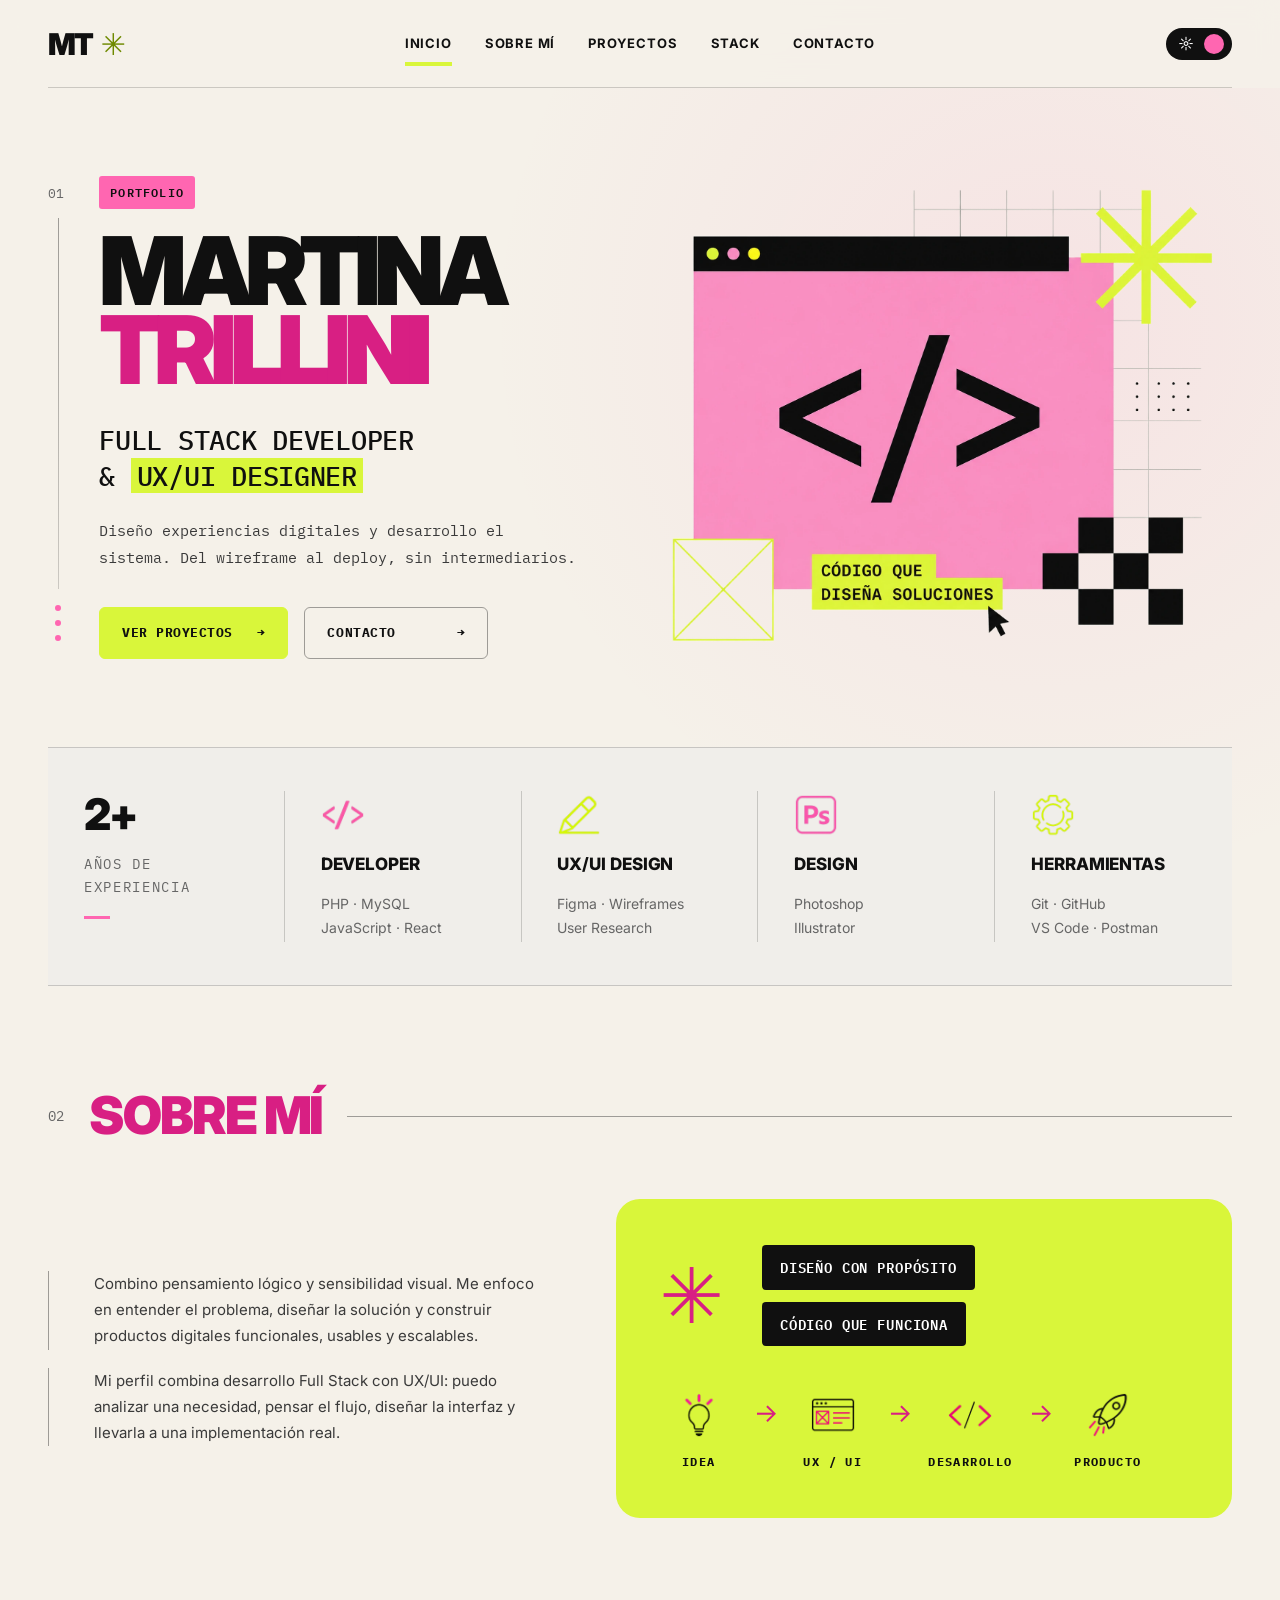
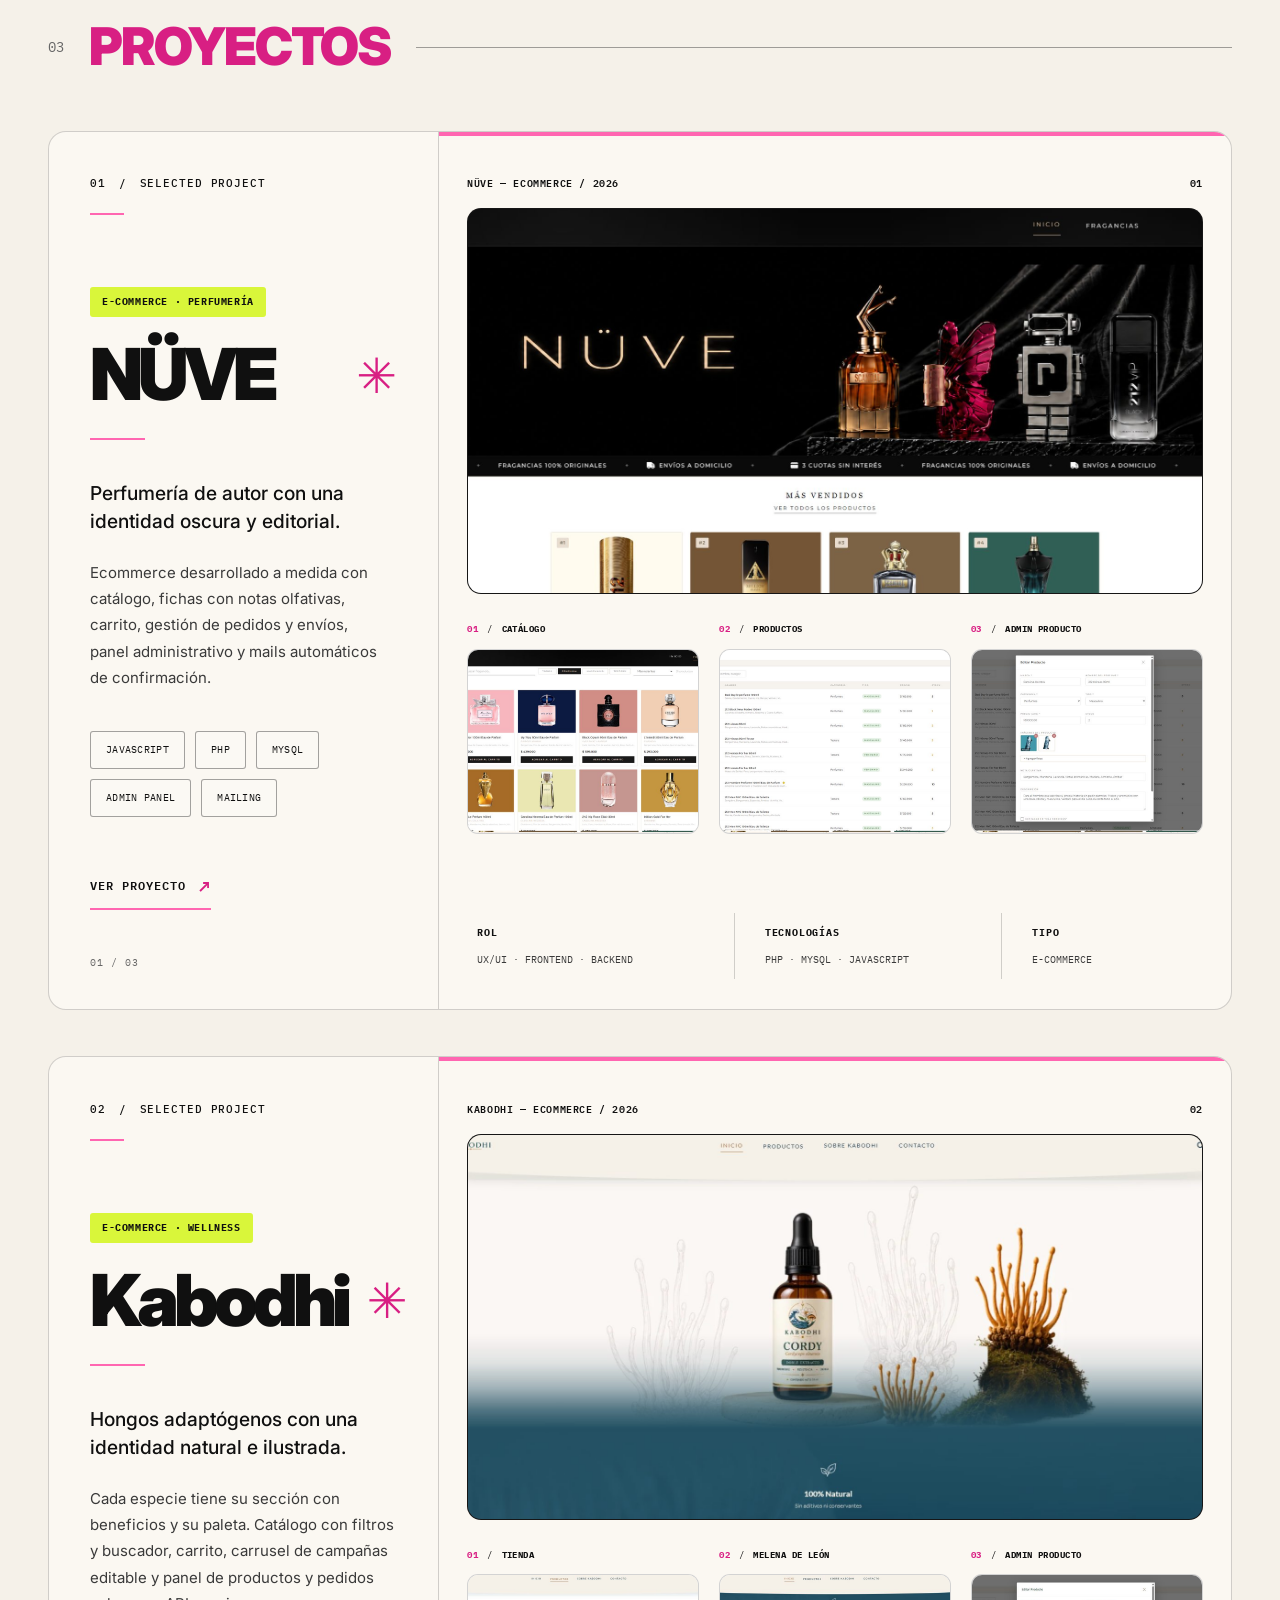
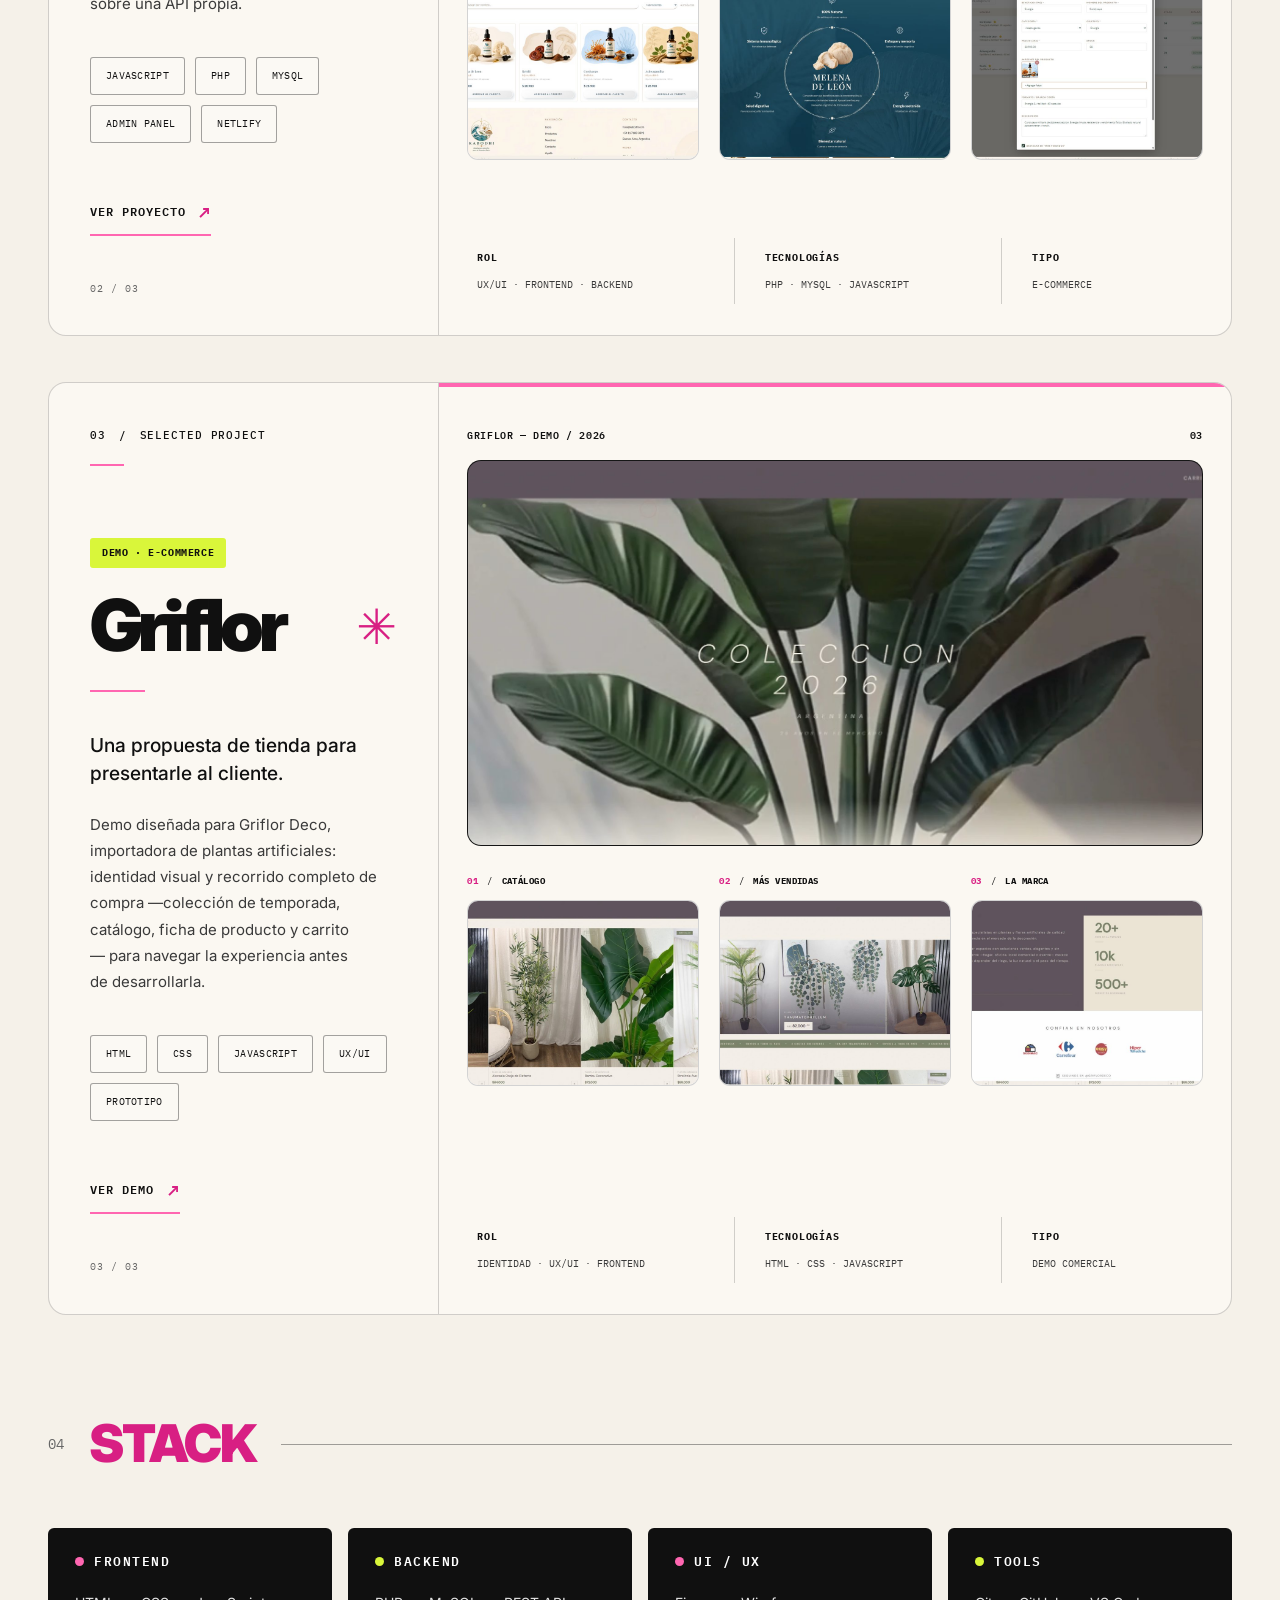
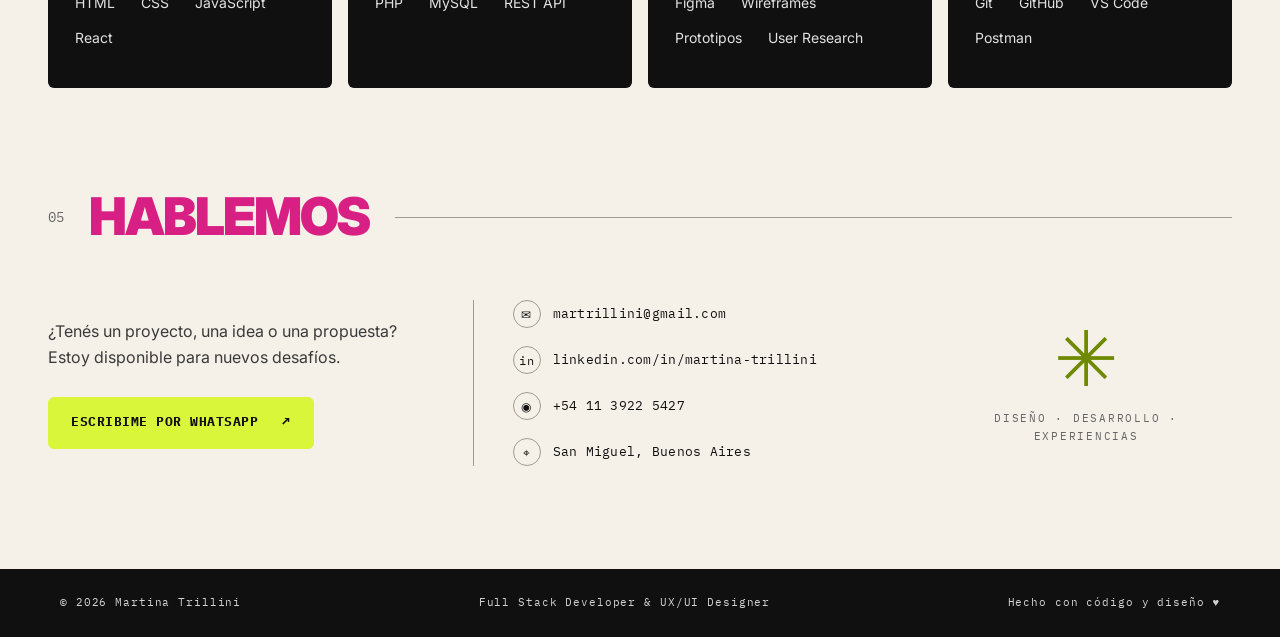
<file: index.html>
<!DOCTYPE html>
<html lang="es">

<head>

    <meta charset="UTF-8">
    <meta name="viewport" content="width=device-width, initial-scale=1.0">

    <title>Martina Trillini | Full Stack Developer & UX/UI Designer</title>

    <meta name="description" content="Portfolio de Martina Trillini, Full Stack Developer y UX/UI Designer. Diseño de experiencias digitales y desarrollo de sistemas a medida: del wireframe al deploy.">
    <meta name="author" content="Martina Trillini">
    <meta name="theme-color" content="#f5f1e9">

    <!-- Open Graph (vista previa al compartir el link) -->
    <meta property="og:type" content="website">
    <meta property="og:title" content="Martina Trillini | Full Stack Developer & UX/UI Designer">
    <meta property="og:description" content="Diseño experiencias digitales y desarrollo el sistema. Del wireframe al deploy, sin intermediarios.">
    <meta property="og:image" content="assets/og-cover.jpg">
    <meta property="og:locale" content="es_AR">

    <link rel="icon" href="data:image/svg+xml,<svg xmlns='http://www.w3.org/2000/svg' viewBox='0 0 100 100'><rect width='100' height='100' fill='%23101010'/><text x='50' y='72' font-family='Inter,sans-serif' font-size='62' font-weight='900' fill='%23d9f63a' text-anchor='middle'>M</text></svg>">

    <link rel="preconnect" href="https://fonts.googleapis.com">
    <link rel="preconnect" href="https://fonts.gstatic.com" crossorigin>
    <link href="https://fonts.googleapis.com/css2?family=IBM+Plex+Mono:wght@400;500;600;700&family=Inter:wght@400;500;600;700;800;900&display=swap" rel="stylesheet">

    <link rel="stylesheet" href="styles.css">

    <!--
        Aplica el tema guardado antes de pintar la página
        para evitar el parpadeo al cargar.
        Por defecto arranca en claro (identidad crema).
        Para respetar la preferencia del sistema, cambiar
        'light' por: (matchMedia('(prefers-color-scheme: dark)').matches ? 'dark' : 'light')
    -->
    <script>
        (function () {
            var root = document.documentElement;
            root.classList.add('js');
            try {
                root.setAttribute('data-theme', localStorage.getItem('mt-theme') || 'light');
            } catch (e) {
                root.setAttribute('data-theme', 'light');
            }
        })();
    </script>

</head>

<body>

<a class="skip-link" href="#contenido">Saltar al contenido</a>


<!-- =========================
     HEADER
========================= -->

<header class="header" id="header">

    <div class="header-inner shell">

        <a href="#inicio" class="logo">
            MT<span class="logo-star" aria-hidden="true">✳</span>
            <span class="visually-hidden">Inicio</span>
        </a>

        <nav class="nav" id="nav" aria-label="Navegación principal">
            <ul>
                <li><a href="#inicio">Inicio</a></li>
                <li><a href="#sobre-mi">Sobre mí</a></li>
                <li><a href="#proyectos">Proyectos</a></li>
                <li><a href="#stack">Stack</a></li>
                <li><a href="#contacto">Contacto</a></li>
            </ul>
        </nav>

        <div class="header-actions">

            <button class="theme-toggle" id="theme-toggle" type="button" aria-pressed="false">
                <span class="theme-icon" aria-hidden="true">☼</span>
                <span class="theme-dot" aria-hidden="true"></span>
                <span class="visually-hidden">Cambiar entre modo claro y oscuro</span>
            </button>

            <button class="nav-toggle" id="nav-toggle" type="button" aria-expanded="false" aria-controls="nav">
                <span class="bar" aria-hidden="true"></span>
                <span class="bar" aria-hidden="true"></span>
                <span class="bar" aria-hidden="true"></span>
                <span class="visually-hidden">Abrir menú de navegación</span>
            </button>

        </div>

    </div>

</header>


<main id="contenido">

<!-- =========================
     01 · HERO
========================= -->

<section class="hero" id="inicio" aria-labelledby="hero-title">

    <div class="hero-content">

        <span class="section-number" aria-hidden="true">01</span>

        <!-- Guía vertical decorativa que baja desde el 01 -->
        <span class="hero-rail" aria-hidden="true">
            <span class="hero-rail-line"></span>
            <span class="hero-rail-dots">
                <span></span>
                <span></span>
                <span></span>
            </span>
        </span>

        <span class="label">PORTFOLIO</span>

        <h1 id="hero-title">
            MARTINA
            <strong>TRILLINI</strong>
        </h1>

        <p class="hero-role">
            FULL STACK DEVELOPER
            <br>
            &amp; <mark>UX/UI DESIGNER</mark>
        </p>

        <p class="hero-text">
            Diseño experiencias digitales y desarrollo el sistema.
            Del wireframe al deploy, sin intermediarios.
        </p>

        <div class="hero-buttons">

            <a href="#proyectos" class="btn btn-primary">
                Ver proyectos
                <span class="arrow" aria-hidden="true">→</span>
            </a>

            <a href="#contacto" class="btn btn-secondary">
                Contacto
                <span class="arrow" aria-hidden="true">→</span>
            </a>

        </div>

    </div>


    <!--
        ============================================
        COMPOSICIÓN VISUAL DEL HERO
        Ilustración propia (no fotografía personal).
        Para cambiarla: reemplazar assets/hero-visual.webp
        (fondo transparente, para que no se vea el corte)
        manteniendo la proporción 1600 x 1335.
        ============================================
    -->

    <figure class="hero-visual media-frame" data-reveal>

        <img
            src="assets/hero-visual.webp"
            alt="Ilustración de una ventana de navegador rosa con el símbolo de código y el lema código que diseña soluciones"
            width="1600"
            height="1335"
            fetchpriority="high"
            decoding="async"
        >

        <figcaption class="media-hint" aria-hidden="true">
            COMPOSICIÓN VISUAL
            <code>assets/hero-visual.webp</code>
        </figcaption>

    </figure>

</section>


<!-- =========================
     FRANJA RESUMEN
========================= -->

<!--
    Los iconos son PNG en /assets. Mientras el archivo no exista
    se muestra el glifo de respaldo que está al lado.
-->

<section class="summary" aria-label="Resumen de perfil" data-reveal>

    <article class="summary-item summary-lead">
        <strong class="big-number">2+</strong>
        <p class="summary-label">AÑOS DE<br>EXPERIENCIA</p>
        <span class="summary-dash" aria-hidden="true"></span>
    </article>

    <article class="summary-item">
        <span class="summary-media" aria-hidden="true">
            <img class="summary-icon icon-swap" src="assets/icon-developer.png" alt="" width="48" height="48" decoding="async">
            <span class="icon-fallback pink">&lt;/&gt;</span>
        </span>
        <strong class="summary-title">DEVELOPER</strong>
        <p>PHP · MySQL<br>JavaScript · React</p>
    </article>

    <article class="summary-item">
        <span class="summary-media" aria-hidden="true">
            <img class="summary-icon icon-swap" src="assets/icon-uxui.png" alt="" width="48" height="48" decoding="async">
            <span class="icon-fallback lime">✎</span>
        </span>
        <strong class="summary-title">UX/UI DESIGN</strong>
        <p>Figma · Wireframes<br>User Research</p>
    </article>

    <article class="summary-item">
        <span class="summary-media" aria-hidden="true">
            <img class="summary-icon icon-swap" src="assets/icon-design.png" alt="" width="48" height="48" decoding="async">
            <span class="icon-fallback pink">▣</span>
        </span>
        <strong class="summary-title">DESIGN</strong>
        <p>Photoshop<br>Illustrator</p>
    </article>

    <article class="summary-item">
        <span class="summary-media" aria-hidden="true">
            <img class="summary-icon icon-swap" src="assets/icon-tools.png" alt="" width="48" height="48" decoding="async">
            <span class="icon-fallback lime">◉</span>
        </span>
        <strong class="summary-title">HERRAMIENTAS</strong>
        <p>Git · GitHub<br>VS Code · Postman</p>
    </article>

</section>


<!-- =========================
     02 · SOBRE MÍ
========================= -->

<section class="section" id="sobre-mi" aria-labelledby="sobre-mi-title">

    <div class="section-title">
        <span class="section-index" aria-hidden="true">02</span>
        <h2 id="sobre-mi-title">SOBRE MÍ</h2>
        <div class="section-rule" aria-hidden="true"></div>
    </div>

    <div class="about-grid">

        <div class="about-text" data-reveal>

            <p>
                Combino pensamiento lógico y sensibilidad visual.
                Me enfoco en entender el problema, diseñar la solución
                y construir productos digitales funcionales,
                usables y escalables.
            </p>

            <p>
                Mi perfil combina desarrollo Full Stack con UX/UI:
                puedo analizar una necesidad, pensar el flujo,
                diseñar la interfaz y llevarla a una implementación real.
            </p>

        </div>

        <!--
            Los iconos del flujo son PNG en /assets.
            Mientras no existan se muestra el glifo de al lado.
        -->

        <div class="concept-card" data-reveal>

            <div class="concept-top">

                <span class="concept-star" aria-hidden="true">✳</span>

                <ul class="concept-claims">
                    <li><strong>DISEÑO CON PROPÓSITO</strong></li>
                    <li><strong>CÓDIGO QUE FUNCIONA</strong></li>
                </ul>

            </div>

            <ol class="concept-flow">

                <li class="concept-step">
                    <span class="concept-icon" aria-hidden="true">
                        <img class="step-icon icon-swap" src="assets/step-idea.png" alt="" width="48" height="48" decoding="async">
                        <span class="icon-fallback">◍</span>
                    </span>
                    <span class="concept-name">IDEA</span>
                </li>

                <li class="concept-step">
                    <span class="concept-icon" aria-hidden="true">
                        <img class="step-icon icon-swap" src="assets/step-uxui.png" alt="" width="48" height="48" decoding="async">
                        <span class="icon-fallback">▤</span>
                    </span>
                    <span class="concept-name">UX / UI</span>
                </li>

                <li class="concept-step">
                    <span class="concept-icon" aria-hidden="true">
                        <img class="step-icon icon-swap" src="assets/step-desarrollo.png" alt="" width="48" height="48" decoding="async">
                        <span class="icon-fallback">&lt;/&gt;</span>
                    </span>
                    <span class="concept-name">DESARROLLO</span>
                </li>

                <li class="concept-step">
                    <span class="concept-icon" aria-hidden="true">
                        <img class="step-icon icon-swap" src="assets/step-producto.png" alt="" width="48" height="48" decoding="async">
                        <span class="icon-fallback">➶</span>
                    </span>
                    <span class="concept-name">PRODUCTO</span>
                </li>

            </ol>

        </div>

    </div>

</section>


<!-- =========================
     03 · PROYECTOS

     Cada tarjeta reserva una zona amplia para la captura
     real del sistema. Las imágenes van en /assets.

     Para sumar un proyecto:
     1. Guardá la captura en assets/ con el nombre indicado
        en el <code> del .media-hint.
     2. Duplicá una tarjeta y cambiá título, texto, tags y URL.
     3. Si todavía no tiene demo en vivo, reemplazá el <a
        class="project-link"> por un <span class="project-link is-pending">.
========================= -->

<section class="section projects" id="proyectos" aria-labelledby="proyectos-title">

    <div class="section-title">
        <span class="section-index" aria-hidden="true">03</span>
        <h2 id="proyectos-title">PROYECTOS</h2>
        <div class="section-rule" aria-hidden="true"></div>
    </div>

    <div class="projects-list">

        <!-- PROYECTO 01 · NÜVE -->

        <article class="case-study" data-reveal>

            <aside class="case-info">

                <p class="case-index">
                    <span>01</span>
                    <span aria-hidden="true">/</span>
                    <span>SELECTED PROJECT</span>
                </p>

                <span class="case-accent-line" aria-hidden="true"></span>

                <div class="case-content">

                    <span class="case-category">E-COMMERCE · PERFUMERÍA</span>

                    <div class="case-title-row">
                        <h3>NÜVE</h3>
                        <span class="case-star" aria-hidden="true">✳</span>
                    </div>

                    <span class="case-small-line" aria-hidden="true"></span>

                    <p class="case-intro">
                        Perfumería de autor con una
                        identidad oscura y editorial.
                    </p>

                    <p class="case-description">
                        Ecommerce desarrollado a medida con catálogo,
                        fichas con notas olfativas, carrito, gestión
                        de pedidos y envíos, panel administrativo y
                        mails automáticos de confirmación.
                    </p>

                    <ul class="case-tags">
                        <li>JAVASCRIPT</li>
                        <li>PHP</li>
                        <li>MYSQL</li>
                        <li>ADMIN PANEL</li>
                        <li>MAILING</li>
                    </ul>

                </div>

                <div class="case-footer-left">

                    <a class="case-link" href="https://nuvearg.com" target="_blank" rel="noopener">
                        Ver proyecto
                        <span class="arrow" aria-hidden="true">↗</span>
                        <span class="visually-hidden">(se abre en una pestaña nueva)</span>
                    </a>

                    <span class="case-pagination">01 / 03</span>

                </div>

            </aside>

            <div class="case-visual">

                <p class="visual-header">
                    <span>NÜVE — ECOMMERCE / 2026</span>
                    <span aria-hidden="true">01</span>
                </p>

                <figure class="main-screenshot media-frame">
                    <img
                        src="assets/nuve-main.jpg"
                        alt="Home del ecommerce NÜVE"
                        width="1600"
                        height="900"
                        loading="lazy"
                        decoding="async"
                    >
                    <figcaption class="media-hint" aria-hidden="true">
                        CAPTURA GENERAL
                        <code>assets/nuve-main.jpg</code>
                    </figcaption>
                </figure>

                <div class="secondary-gallery">

                    <figure class="gallery-item">
                        <figcaption class="gallery-label">
                            <span>01</span>
                            <span aria-hidden="true">/</span>
                            <strong>CATÁLOGO</strong>
                        </figcaption>
                        <span class="gallery-image media-frame">
                            <img
                                src="assets/nuve-1.jpg"
                                alt="Catálogo de perfumes de NÜVE"
                                width="800"
                                height="600"
                                loading="lazy"
                                decoding="async"
                            >
                            <span class="media-hint" aria-hidden="true">
                                <code>nuve-1.jpg</code>
                            </span>
                        </span>
                    </figure>

                    <figure class="gallery-item">
                        <figcaption class="gallery-label">
                            <span>02</span>
                            <span aria-hidden="true">/</span>
                            <strong>PRODUCTOS</strong>
                        </figcaption>
                        <span class="gallery-image media-frame">
                            <img
                                src="assets/nuve-2.jpg"
                                alt="Listado de productos en el panel de NÜVE"
                                width="800"
                                height="600"
                                loading="lazy"
                                decoding="async"
                            >
                            <span class="media-hint" aria-hidden="true">
                                <code>nuve-2.jpg</code>
                            </span>
                        </span>
                    </figure>

                    <figure class="gallery-item">
                        <figcaption class="gallery-label">
                            <span>03</span>
                            <span aria-hidden="true">/</span>
                            <strong>ADMIN PRODUCTO</strong>
                        </figcaption>
                        <span class="gallery-image media-frame">
                            <img
                                src="assets/nuve-3.jpg"
                                alt="Formulario de edición de producto en NÜVE"
                                width="800"
                                height="600"
                                loading="lazy"
                                decoding="async"
                            >
                            <span class="media-hint" aria-hidden="true">
                                <code>nuve-3.jpg</code>
                            </span>
                        </span>
                    </figure>

                </div>

                <dl class="case-meta">

                    <div class="meta-item">
                        <dt>ROL</dt>
                        <dd>UX/UI · FRONTEND · BACKEND</dd>
                    </div>

                    <div class="meta-item">
                        <dt>TECNOLOGÍAS</dt>
                        <dd>PHP · MYSQL · JAVASCRIPT</dd>
                    </div>

                    <div class="meta-item">
                        <dt>TIPO</dt>
                        <dd>E-COMMERCE</dd>
                    </div>

                </dl>

            </div>

        </article>


        <!-- PROYECTO 02 · KABODHI -->

        <article class="case-study" data-reveal>

            <aside class="case-info">

                <p class="case-index">
                    <span>02</span>
                    <span aria-hidden="true">/</span>
                    <span>SELECTED PROJECT</span>
                </p>

                <span class="case-accent-line" aria-hidden="true"></span>

                <div class="case-content">

                    <span class="case-category">E-COMMERCE · WELLNESS</span>

                    <div class="case-title-row">
                        <h3>Kabodhi</h3>
                        <span class="case-star" aria-hidden="true">✳</span>
                    </div>

                    <span class="case-small-line" aria-hidden="true"></span>

                    <p class="case-intro">
                        Hongos adaptógenos con una
                        identidad natural e ilustrada.
                    </p>

                    <p class="case-description">
                        Cada especie tiene su sección con beneficios
                        y su paleta. Catálogo con filtros y buscador,
                        carrito, carrusel de campañas editable y panel
                        de productos y pedidos sobre una API propia.
                    </p>

                    <ul class="case-tags">
                        <li>JAVASCRIPT</li>
                        <li>PHP</li>
                        <li>MYSQL</li>
                        <li>ADMIN PANEL</li>
                        <li>NETLIFY</li>
                    </ul>

                </div>

                <div class="case-footer-left">

                    <a class="case-link" href="https://kabodhi.online" target="_blank" rel="noopener">
                        Ver proyecto
                        <span class="arrow" aria-hidden="true">↗</span>
                        <span class="visually-hidden">(se abre en una pestaña nueva)</span>
                    </a>

                    <span class="case-pagination">02 / 03</span>

                </div>

            </aside>

            <div class="case-visual">

                <p class="visual-header">
                    <span>KABODHI — ECOMMERCE / 2026</span>
                    <span aria-hidden="true">02</span>
                </p>

                <figure class="main-screenshot media-frame">
                    <img
                        src="assets/kabodhi-main.jpg"
                        alt="Home de Kabodhi con el producto Cordyceps ilustrado"
                        width="1600"
                        height="900"
                        loading="lazy"
                        decoding="async"
                    >
                    <figcaption class="media-hint" aria-hidden="true">
                        CAPTURA GENERAL
                        <code>assets/kabodhi-main.jpg</code>
                    </figcaption>
                </figure>

                <div class="secondary-gallery">

                    <figure class="gallery-item">
                        <figcaption class="gallery-label">
                            <span>01</span>
                            <span aria-hidden="true">/</span>
                            <strong>TIENDA</strong>
                        </figcaption>
                        <span class="gallery-image media-frame">
                            <img
                                src="assets/kabodhi-1.jpg"
                                alt="Tienda de Kabodhi con filtros y productos"
                                width="800"
                                height="600"
                                loading="lazy"
                                decoding="async"
                            >
                            <span class="media-hint" aria-hidden="true">
                                <code>kabodhi-1.jpg</code>
                            </span>
                        </span>
                    </figure>

                    <figure class="gallery-item">
                        <figcaption class="gallery-label">
                            <span>02</span>
                            <span aria-hidden="true">/</span>
                            <strong>MELENA DE LEÓN</strong>
                        </figcaption>
                        <span class="gallery-image media-frame">
                            <img
                                src="assets/kabodhi-2.jpg"
                                alt="Sección de beneficios de la melena de león"
                                width="800"
                                height="600"
                                loading="lazy"
                                decoding="async"
                            >
                            <span class="media-hint" aria-hidden="true">
                                <code>kabodhi-2.jpg</code>
                            </span>
                        </span>
                    </figure>

                    <figure class="gallery-item">
                        <figcaption class="gallery-label">
                            <span>03</span>
                            <span aria-hidden="true">/</span>
                            <strong>ADMIN PRODUCTO</strong>
                        </figcaption>
                        <span class="gallery-image media-frame">
                            <img
                                src="assets/kabodhi-3.jpg"
                                alt="Panel de administración de Kabodhi editando un producto"
                                width="800"
                                height="600"
                                loading="lazy"
                                decoding="async"
                            >
                            <span class="media-hint" aria-hidden="true">
                                <code>kabodhi-3.jpg</code>
                            </span>
                        </span>
                    </figure>

                </div>

                <dl class="case-meta">

                    <div class="meta-item">
                        <dt>ROL</dt>
                        <dd>UX/UI · FRONTEND · BACKEND</dd>
                    </div>

                    <div class="meta-item">
                        <dt>TECNOLOGÍAS</dt>
                        <dd>PHP · MYSQL · JAVASCRIPT</dd>
                    </div>

                    <div class="meta-item">
                        <dt>TIPO</dt>
                        <dd>E-COMMERCE</dd>
                    </div>

                </dl>

            </div>

        </article>


        <!-- PROYECTO 03 · GRIFLOR -->

        <article class="case-study" data-reveal>

            <aside class="case-info">

                <p class="case-index">
                    <span>03</span>
                    <span aria-hidden="true">/</span>
                    <span>SELECTED PROJECT</span>
                </p>

                <span class="case-accent-line" aria-hidden="true"></span>

                <div class="case-content">

                    <span class="case-category">DEMO · E-COMMERCE</span>

                    <div class="case-title-row">
                        <h3>Griflor</h3>
                        <span class="case-star" aria-hidden="true">✳</span>
                    </div>

                    <span class="case-small-line" aria-hidden="true"></span>

                    <p class="case-intro">
                        Una propuesta de tienda para
                        presentarle al cliente.
                    </p>

                    <p class="case-description">
                        Demo diseñada para Griflor Deco, importadora de
                        plantas artificiales: identidad visual y recorrido
                        completo de compra —colección de temporada,
                        catálogo, ficha de producto y carrito— para
                        navegar la experiencia antes de desarrollarla.
                    </p>

                    <ul class="case-tags">
                        <li>HTML</li>
                        <li>CSS</li>
                        <li>JAVASCRIPT</li>
                        <li>UX/UI</li>
                        <li>PROTOTIPO</li>
                    </ul>

                </div>

                <div class="case-footer-left">

                    <a class="case-link" href="griflor/index.html">
                        Ver demo
                        <span class="arrow" aria-hidden="true">↗</span>
                    </a>

                    <span class="case-pagination">03 / 03</span>

                </div>

            </aside>

            <div class="case-visual">

                <p class="visual-header">
                    <span>GRIFLOR — DEMO / 2026</span>
                    <span aria-hidden="true">03</span>
                </p>

                <figure class="main-screenshot media-frame">
                    <img
                        src="assets/griflor-main.jpg"
                        alt="Home de la demo de Griflor con la colección 2026"
                        width="1600"
                        height="900"
                        loading="lazy"
                        decoding="async"
                    >
                    <figcaption class="media-hint" aria-hidden="true">
                        CAPTURA GENERAL
                        <code>assets/griflor-main.jpg</code>
                    </figcaption>
                </figure>

                <div class="secondary-gallery">

                    <figure class="gallery-item">
                        <figcaption class="gallery-label">
                            <span>01</span>
                            <span aria-hidden="true">/</span>
                            <strong>CATÁLOGO</strong>
                        </figcaption>
                        <span class="gallery-image media-frame">
                            <img
                                src="assets/griflor-1.jpg"
                                alt="Catálogo de productos de la demo de Griflor"
                                width="800"
                                height="600"
                                loading="lazy"
                                decoding="async"
                            >
                            <span class="media-hint" aria-hidden="true">
                                <code>griflor-1.jpg</code>
                            </span>
                        </span>
                    </figure>

                    <figure class="gallery-item">
                        <figcaption class="gallery-label">
                            <span>02</span>
                            <span aria-hidden="true">/</span>
                            <strong>MÁS VENDIDAS</strong>
                        </figcaption>
                        <span class="gallery-image media-frame">
                            <img
                                src="assets/griflor-2.jpg"
                                alt="Sección de productos más vendidos de Griflor"
                                width="800"
                                height="600"
                                loading="lazy"
                                decoding="async"
                            >
                            <span class="media-hint" aria-hidden="true">
                                <code>griflor-2.jpg</code>
                            </span>
                        </span>
                    </figure>

                    <figure class="gallery-item">
                        <figcaption class="gallery-label">
                            <span>03</span>
                            <span aria-hidden="true">/</span>
                            <strong>LA MARCA</strong>
                        </figcaption>
                        <span class="gallery-image media-frame">
                            <img
                                src="assets/griflor-3.jpg"
                                alt="Sección institucional de Griflor con sus números"
                                width="800"
                                height="600"
                                loading="lazy"
                                decoding="async"
                            >
                            <span class="media-hint" aria-hidden="true">
                                <code>griflor-3.jpg</code>
                            </span>
                        </span>
                    </figure>

                </div>

                <dl class="case-meta">

                    <div class="meta-item">
                        <dt>ROL</dt>
                        <dd>IDENTIDAD · UX/UI · FRONTEND</dd>
                    </div>

                    <div class="meta-item">
                        <dt>TECNOLOGÍAS</dt>
                        <dd>HTML · CSS · JAVASCRIPT</dd>
                    </div>

                    <div class="meta-item">
                        <dt>TIPO</dt>
                        <dd>DEMO COMERCIAL</dd>
                    </div>

                </dl>

            </div>

        </article>

    </div>

</section>


<!-- =========================
     04 · STACK
========================= -->

<section class="section" id="stack" aria-labelledby="stack-title">

    <div class="section-title">
        <span class="section-index" aria-hidden="true">04</span>
        <h2 id="stack-title">STACK</h2>
        <div class="section-rule" aria-hidden="true"></div>
    </div>

    <div class="stack-grid">

        <article class="stack-card" data-reveal>
            <h3>
                <span class="dot pink-bg" aria-hidden="true"></span>
                FRONTEND
            </h3>
            <ul>
                <li>HTML</li>
                <li>CSS</li>
                <li>JavaScript</li>
                <li>React</li>
            </ul>
        </article>

        <article class="stack-card" data-reveal>
            <h3>
                <span class="dot lime-bg" aria-hidden="true"></span>
                BACKEND
            </h3>
            <ul>
                <li>PHP</li>
                <li>MySQL</li>
                <li>REST API</li>
            </ul>
        </article>

        <article class="stack-card" data-reveal>
            <h3>
                <span class="dot pink-bg" aria-hidden="true"></span>
                UI / UX
            </h3>
            <ul>
                <li>Figma</li>
                <li>Wireframes</li>
                <li>Prototipos</li>
                <li>User Research</li>
            </ul>
        </article>

        <article class="stack-card" data-reveal>
            <h3>
                <span class="dot lime-bg" aria-hidden="true"></span>
                TOOLS
            </h3>
            <ul>
                <li>Git</li>
                <li>GitHub</li>
                <li>VS Code</li>
                <li>Postman</li>
            </ul>
        </article>

    </div>

</section>


<!-- =========================
     05 · CONTACTO
========================= -->

<section class="section contact" id="contacto" aria-labelledby="contacto-title">

    <div class="section-title">
        <span class="section-index" aria-hidden="true">05</span>
        <h2 id="contacto-title">HABLEMOS</h2>
        <div class="section-rule" aria-hidden="true"></div>
    </div>

    <div class="contact-grid">

        <div class="contact-intro" data-reveal>

            <p>
                ¿Tenés un proyecto, una idea o una propuesta?
                Estoy disponible para nuevos desafíos.
            </p>

            <!-- Abre WhatsApp con el mensaje ya escrito -->
            <a
                href="https://wa.me/5491139225427?text=%C2%A1Hola%20Martina!%20Vi%20tu%20portfolio%20y%20quer%C3%ADa%20consultarte%20por%20un%20proyecto."
                class="btn btn-primary"
                target="_blank"
                rel="noopener"
            >
                Escribime por WhatsApp
                <span class="arrow" aria-hidden="true">↗</span>
                <span class="visually-hidden">(se abre en una pestaña nueva)</span>
            </a>

        </div>

        <div class="contact-data" data-reveal>

            <a href="mailto:martrillini@gmail.com">
                <span class="icon" aria-hidden="true">✉</span>
                martrillini@gmail.com
            </a>

            <a href="https://linkedin.com/in/martina-trillini" target="_blank" rel="noopener">
                <span class="icon" aria-hidden="true">in</span>
                linkedin.com/in/martina-trillini
            </a>

            <a href="https://wa.me/5491139225427" target="_blank" rel="noopener">
                <span class="icon" aria-hidden="true">◉</span>
                +54 11 3922 5427
            </a>

            <span>
                <span class="icon" aria-hidden="true">⌖</span>
                San Miguel, Buenos Aires
            </span>

        </div>

        <div class="contact-symbol" aria-hidden="true">
            <span class="symbol">✳</span>
            <small>DISEÑO · DESARROLLO · EXPERIENCIAS</small>
        </div>

    </div>

</section>

</main>


<!-- =========================
     FOOTER
========================= -->

<footer class="footer">

    <span>© <span id="year">2026</span> Martina Trillini</span>

    <span>Full Stack Developer &amp; UX/UI Designer</span>

    <span>
        Hecho con código y diseño
        <span aria-hidden="true">♥</span>
    </span>

</footer>


<script src="main.js" defer></script>

</body>

</html>
</file>
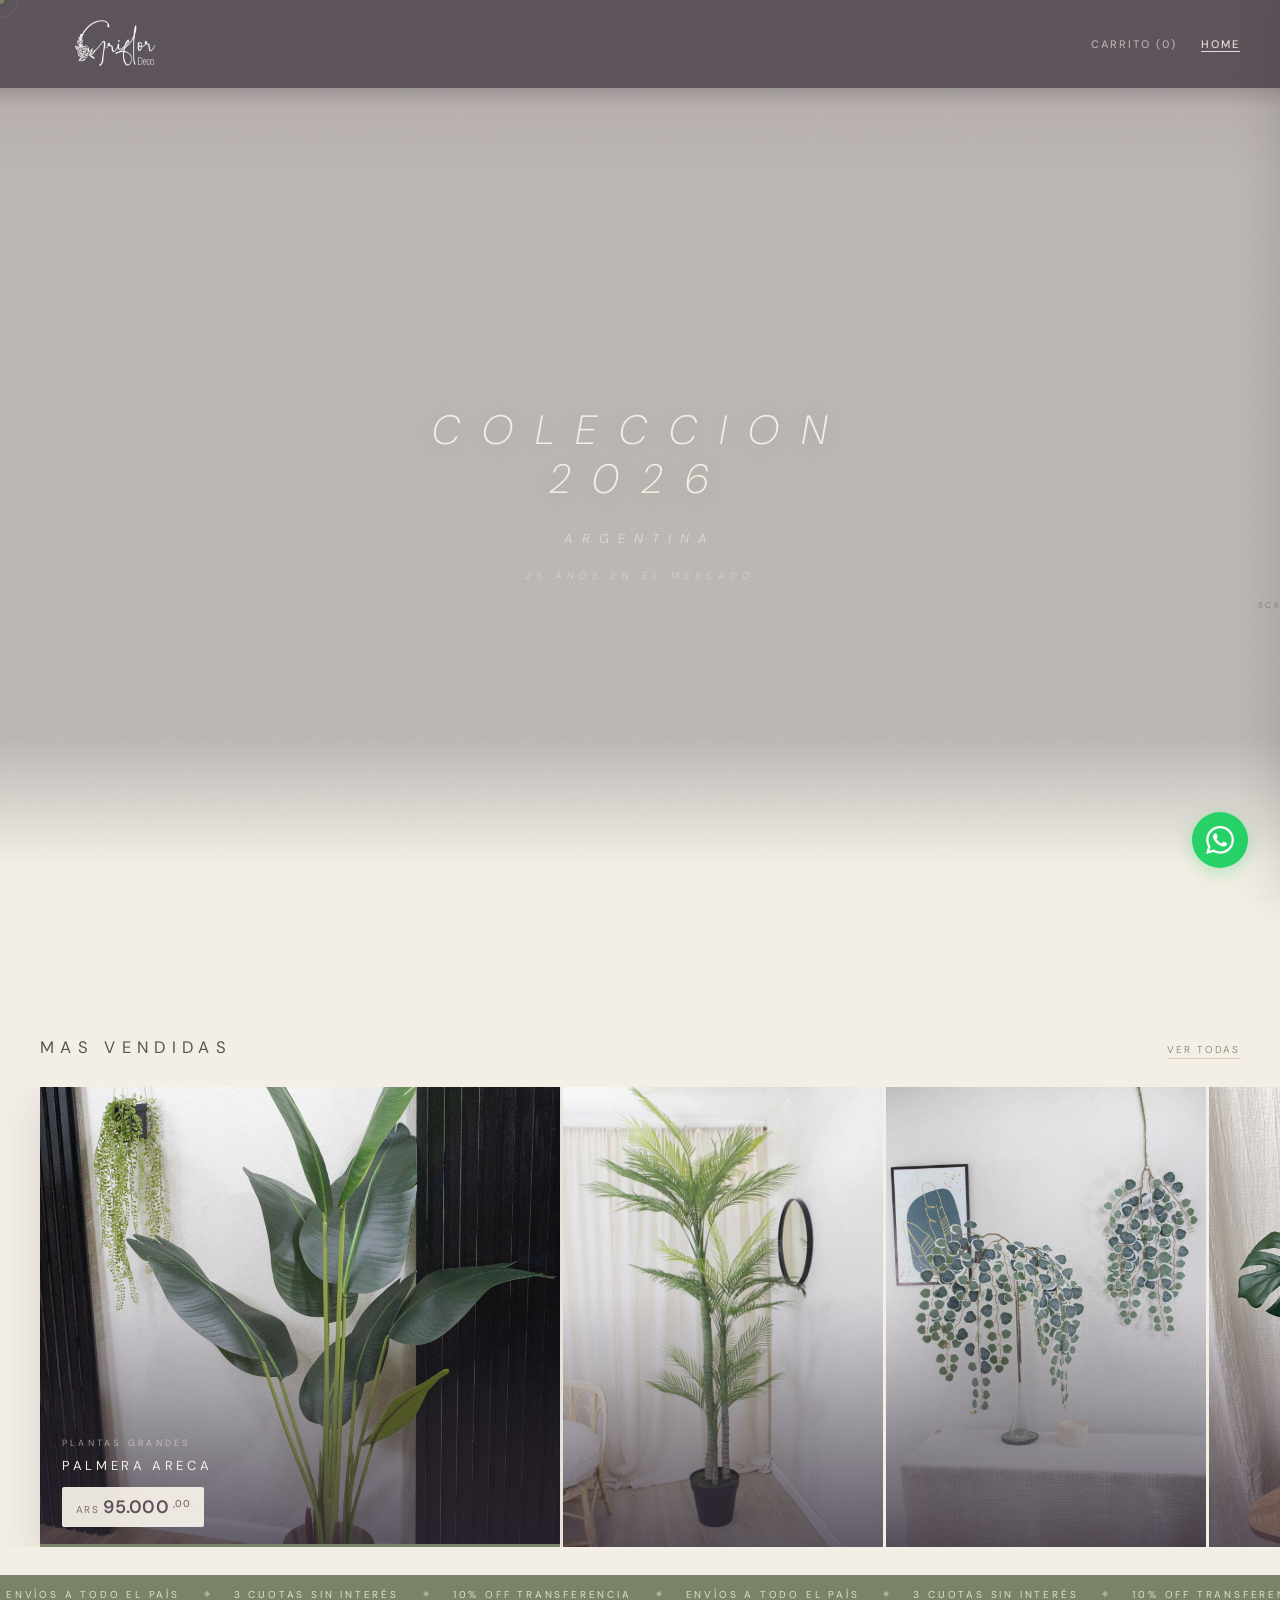
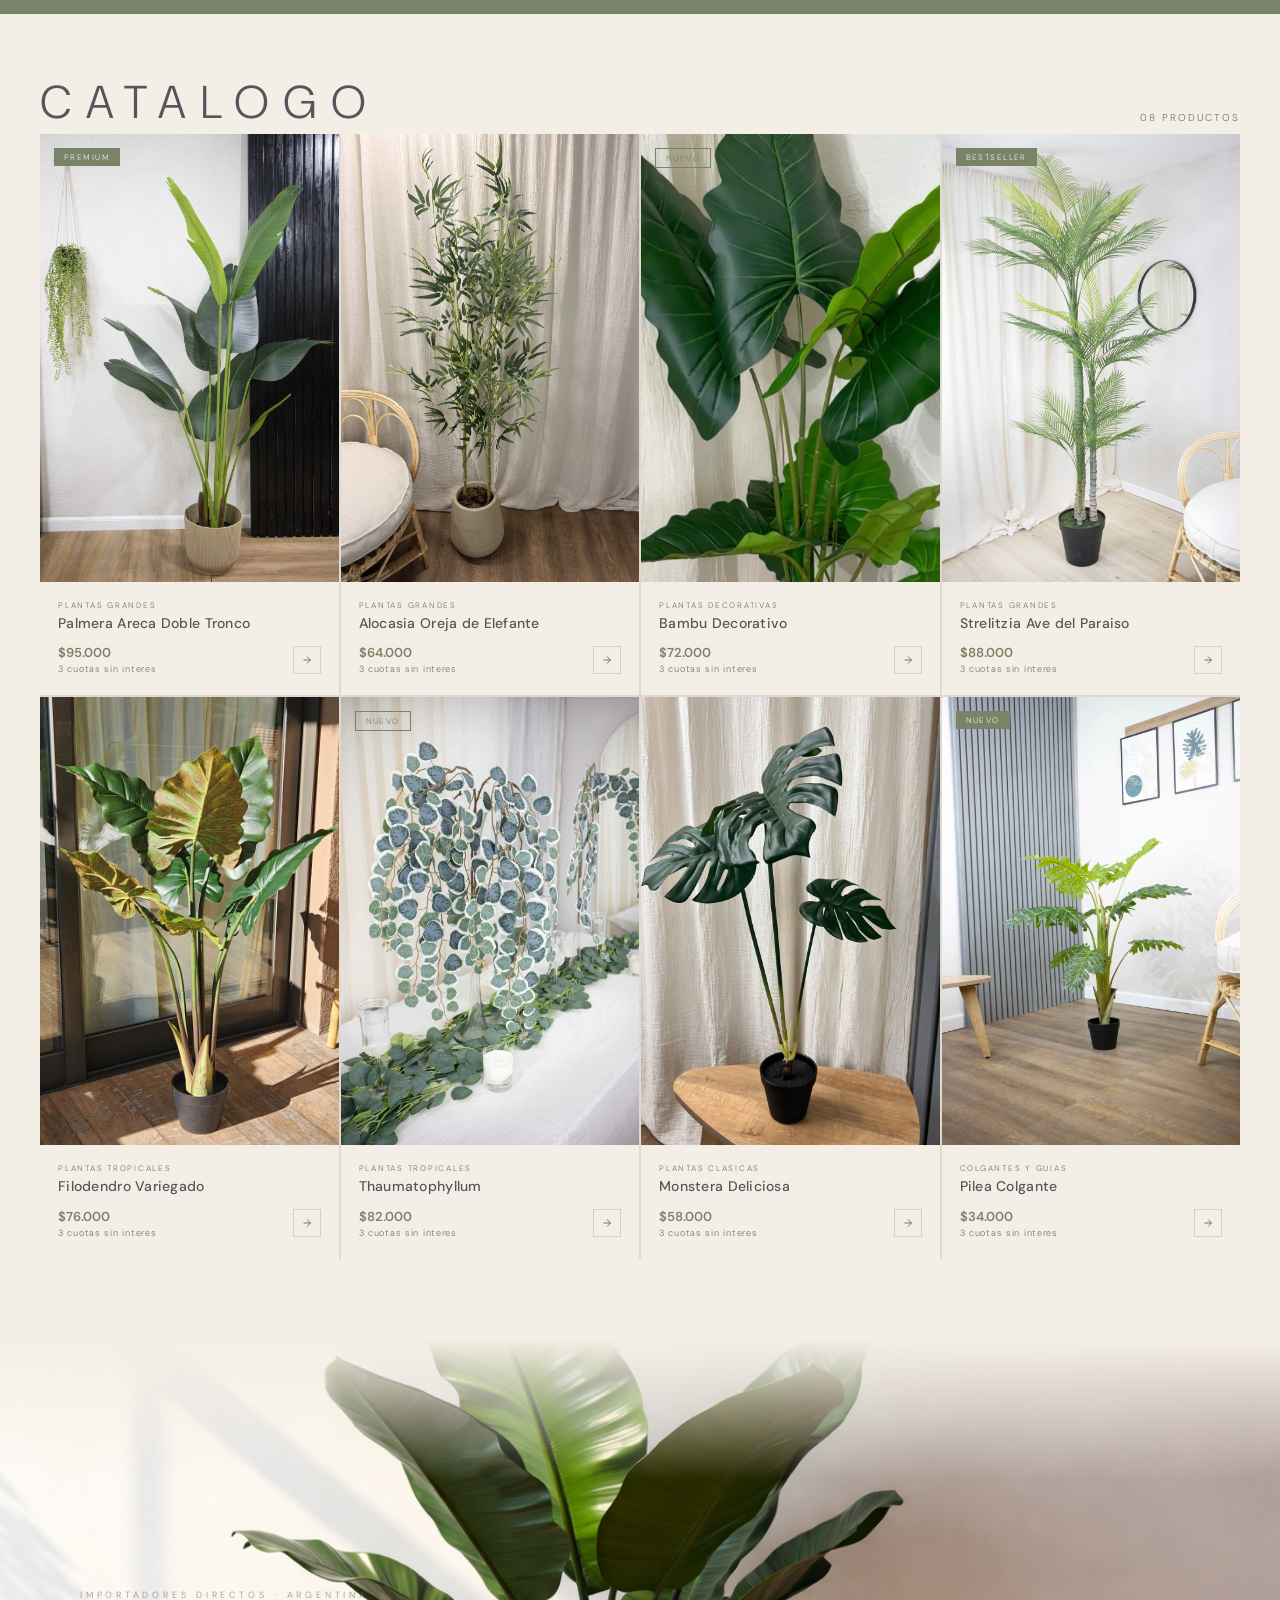
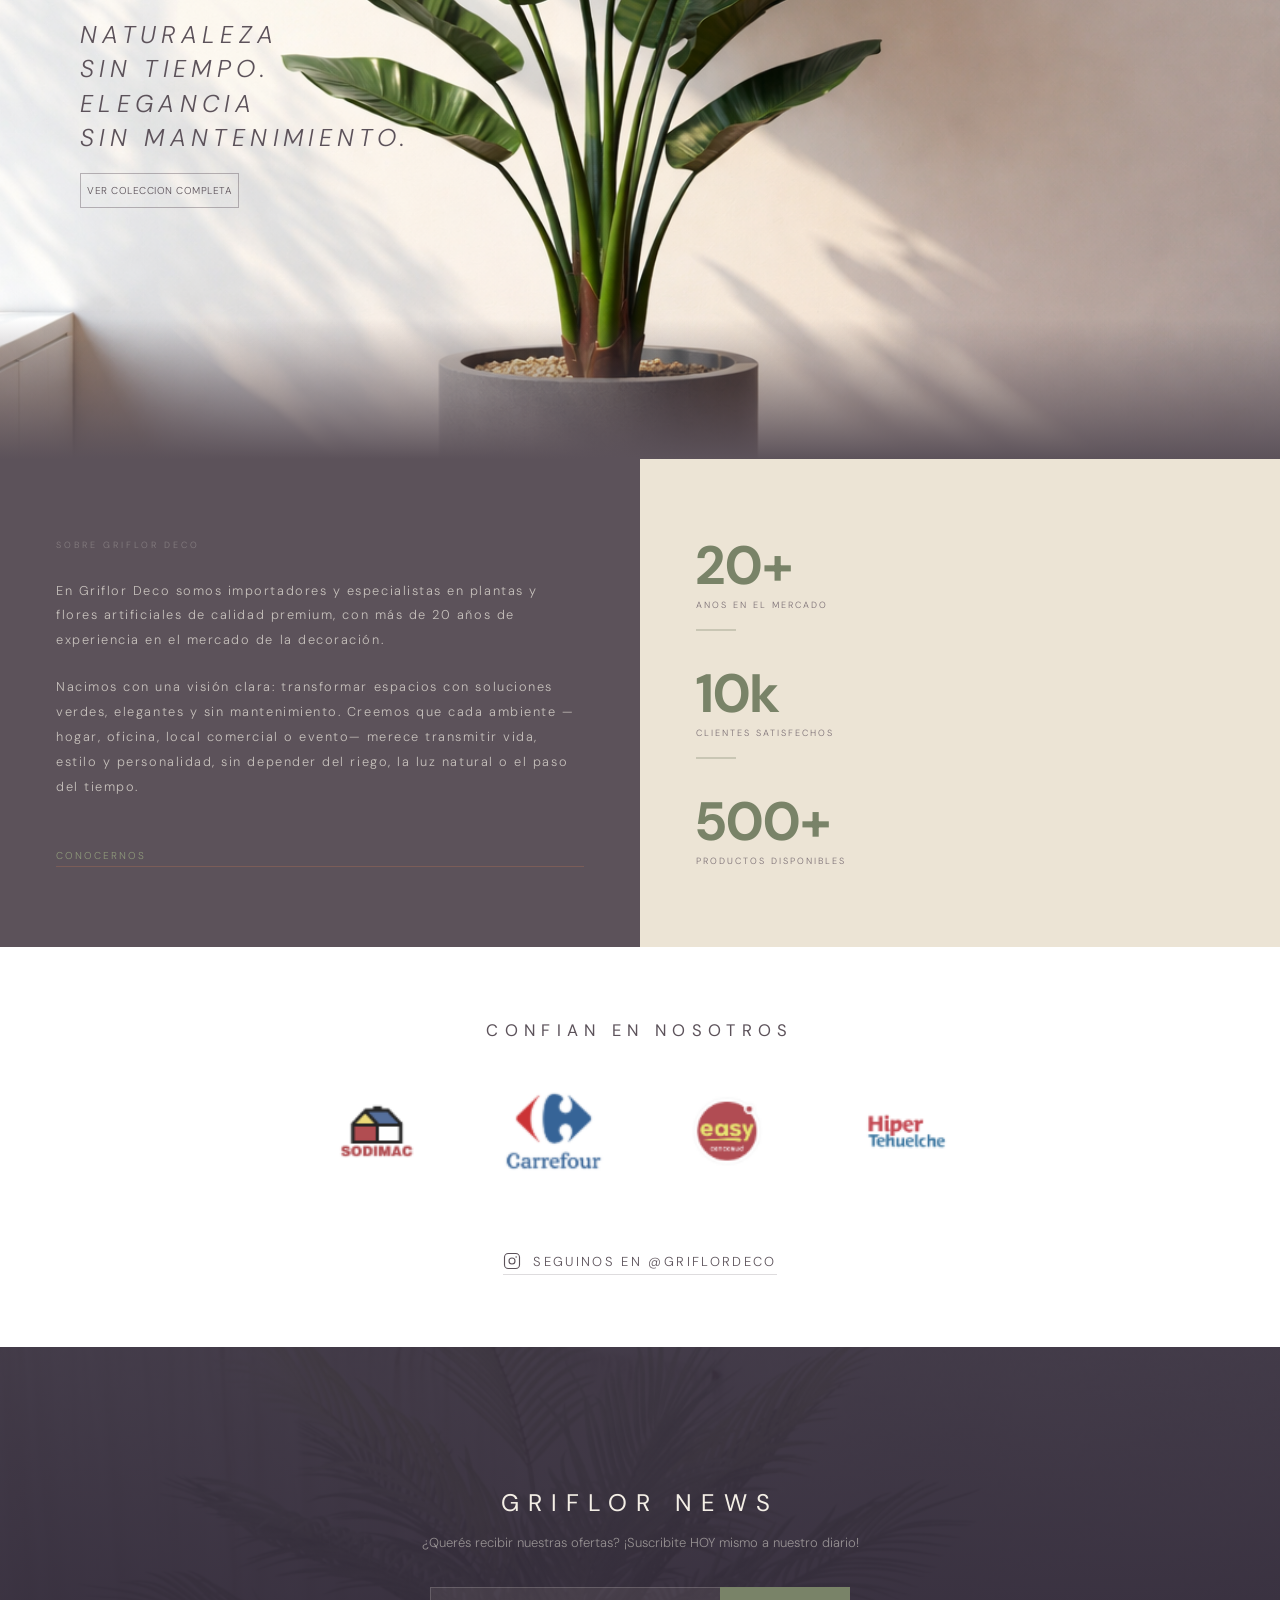
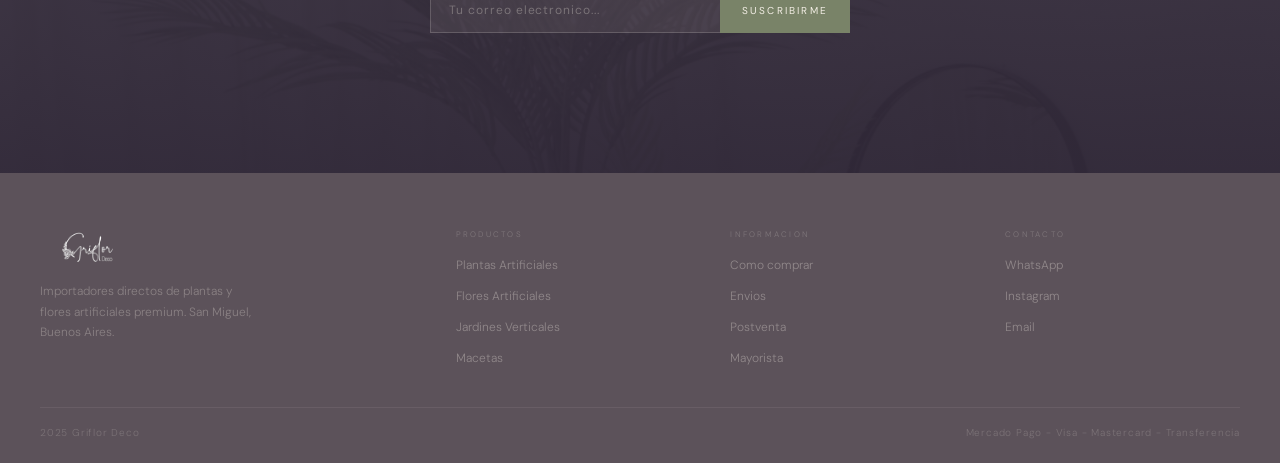
<file: griflor/index.html>
<!DOCTYPE html>
<html lang="es">
<head>
<meta charset="UTF-8">
<meta name="viewport" content="width=device-width, initial-scale=1.0">
<title>Griflor Deco — Plantas Artificiales Premium</title>
<link rel="preconnect" href="https://fonts.googleapis.com">
<link rel="preconnect" href="https://fonts.gstatic.com" crossorigin>
<link href="https://fonts.googleapis.com/css2?family=Playfair+Display:ital,wght@0,700;0,900;1,300;1,700&family=DM+Sans:ital,wght@0,200;0,300;0,400;0,500;1,200;1,300&family=Bodoni+Moda:ital,wght@0,400;0,600;1,400;1,600&display=swap" rel="stylesheet">
<link rel="stylesheet" href="style.css">
</head>
<body>

<div class="cursor" id="cur"></div>
<div class="cursor-ring" id="curRing"></div>
<div class="cursor-label" id="curLabel">Ver producto</div>


<!-- CART OVERLAY -->
<div class="cart-overlay" id="cartOverlay" onclick="closeCart()"></div>
<div class="cart-sidebar" id="cartSidebar">
  <div class="cart-header">
    <div class="cart-title">Tu carrito</div>
    <button class="cart-close" onclick="closeCart()">
      <svg width="18" height="18" viewBox="0 0 24 24" fill="none" stroke="currentColor" stroke-width="1.5" stroke-linecap="round"><path d="M18 6 6 18M6 6l12 12"/></svg>
    </button>
  </div>
  <div class="cart-items" id="cartItems">
    <div class="cart-empty" id="cartEmpty">
      <svg width="40" height="40" viewBox="0 0 24 24" fill="none" stroke="currentColor" stroke-width="1" stroke-linecap="round" stroke-linejoin="round"><path d="M6 2 3 6v14a2 2 0 0 0 2 2h14a2 2 0 0 0 2-2V6l-3-4z"/><line x1="3" y1="6" x2="21" y2="6"/><path d="M16 10a4 4 0 0 1-8 0"/></svg>
      <p>Tu carrito está vacío</p>
    </div>
  </div>
  <div class="cart-footer" id="cartFooter" style="display:none">
    <div class="cart-subtotal">
      <span class="cart-sub-lbl">Subtotal</span>
      <span class="cart-sub-val" id="cartTotal">$0</span>
    </div>
    <div class="cart-note">3 cuotas sin interés · 10% OFF transferencia</div>
    <button class="cart-btn-primary" onclick="document.getElementById('cartWa').click()">Consultar disponibilidad</button>
    <a class="cart-btn-wa" href="#" id="cartWa" target="_blank">
      <svg width="16" height="16" viewBox="0 0 24 24" fill="currentColor"><path d="M17.472 14.382c-.297-.149-1.758-.867-2.03-.967-.273-.099-.471-.148-.67.15-.197.297-.767.966-.94 1.164-.173.199-.347.223-.644.075-.297-.15-1.255-.463-2.39-1.475-.883-.788-1.48-1.761-1.653-2.059-.173-.297-.018-.458.13-.606.134-.133.298-.347.446-.52.149-.174.198-.298.298-.497.099-.198.05-.371-.025-.52-.075-.149-.669-1.612-.916-2.207-.242-.579-.487-.5-.669-.51-.173-.008-.371-.01-.57-.01-.198 0-.52.074-.792.372-.272.297-1.04 1.016-1.04 2.479 0 1.462 1.065 2.875 1.213 3.074.149.198 2.096 3.2 5.077 4.487.709.306 1.262.489 1.694.625.712.227 1.36.195 1.871.118.571-.085 1.758-.719 2.006-1.413.248-.694.248-1.289.173-1.413-.074-.124-.272-.198-.57-.347m-5.421 7.403h-.004a9.87 9.87 0 01-5.031-1.378l-.361-.214-3.741.982.998-3.648-.235-.374a9.86 9.86 0 01-1.51-5.26c.001-5.45 4.436-9.884 9.888-9.884 2.64 0 5.122 1.03 6.988 2.898a9.825 9.825 0 012.893 6.994c-.003 5.45-4.437 9.884-9.885 9.884m8.413-18.297A11.815 11.815 0 0012.05 0C5.495 0 .16 5.335.157 11.892c0 2.096.547 4.142 1.588 5.945L.057 24l6.305-1.654a11.882 11.882 0 005.683 1.448h.005c6.554 0 11.89-5.335 11.893-11.893a11.821 11.821 0 00-3.48-8.413z"/></svg>
      Consultar por WhatsApp
    </a>
  </div>
</div>

<!-- MENU OVERLAY -->
<div class="menu-ov" id="menuOv">
  <div class="menu-ov-inner">
    <div class="menu-top">
      <img src="images/logoGriFlor.png" alt="Griflor" style="height:36px;object-fit:contain">
      <button class="nav-btn ul" style="color:rgba(244,239,230,.5)" onclick="closeMenu()">Cerrar</button>
    </div>
    <div class="menu-links">
      <div class="menu-link" onclick="closeMenu();goTo('hero')">Inicio</div>
      <div class="menu-link" onclick="closeMenu();goTo('catalogo')">Plantas</div>
      <div class="menu-link" onclick="closeMenu();goTo('catalogo')">Flores</div>
      <div class="menu-link" onclick="closeMenu();goTo('catalogo')">Jardines verticales</div>
      <div class="menu-link" onclick="closeMenu();goTo('naturaleza')">Nosotros</div>
      <div class="menu-link" onclick="closeMenu();goTo('contactanos')">Contactanos</div>
    </div>
    <div class="menu-foot">
      <div><div class="mfl">Instagram</div><div class="mfv">@griflordeco</div></div>
      <div><div class="mfl">WhatsApp</div><div class="mfv">+54 11 6154 4377</div></div>
      <div><div class="mfl">Coleccion</div><div class="mfv">No. 01 2025</div></div>
    </div>
  </div>
</div>

<!-- MODAL -->
<div class="modal" id="modal">
  <div class="gal-area" id="galArea">
    <div class="gal-viewport">
      <div class="gal-track" id="galTrack"></div>
    </div>
    <button class="gal-close" onclick="event.stopPropagation();closeModal()">HOME</button>
    <span class="gal-counter" id="galCounter">1 / 1</span>
    <button class="gal-prev" onclick="event.stopPropagation();prevImg()">&#8592;</button>
    <button class="gal-next" onclick="event.stopPropagation();nextImg()">&#8594;</button>
    <div class="gal-thumbs" id="galThumbs"></div>
  </div>
  <div class="modal-info">
    <div class="modal-variety" id="modalVariety"></div>
    <div class="modal-name" id="modalName"></div>
    <div class="modal-row"><div class="modal-lbl">Precio</div><div class="modal-val price" id="modalPrice"></div></div>
    <div class="modal-row"><div class="modal-lbl">Altura</div><div class="modal-val" id="modalHeight"></div></div>
    <div class="modal-row"><div class="modal-lbl">Cuotas</div><div class="modal-val">3 sin interes</div></div>
    <div class="modal-desc" id="modalDesc"></div>
    <div class="modal-btns">
      <button class="modal-add" onclick="addToCart(curP)">Agregar al carrito</button>
      <button class="modal-fav"><svg width="16" height="16" viewBox="0 0 24 24" fill="none" stroke="currentColor" stroke-width="1.5"><path d="M20.84 4.61a5.5 5.5 0 0 0-7.78 0L12 5.67l-1.06-1.06a5.5 5.5 0 0 0-7.78 7.78l1.06 1.06L12 21.23l7.78-7.78 1.06-1.06a5.5 5.5 0 0 0 0-7.78z"/></svg></button>
    </div>
  </div>
</div>

<!-- NAV -->
<nav id="mainNav">
  <div class="logo-wrap"><img src="images/logoGriFlor.png" alt="Griflor Deco"></div>
  <div class="nav-right">
    <button class="nav-btn" id="cartBtn" onclick="openCart()">Carrito (0)</button>
    <button class="nav-btn ul" onclick="openMenu()">Home</button>
  </div>
</nav>

<div class="promo">Envios gratis CABA y GBA desde $100.000 &nbsp;&middot;&nbsp; 3 cuotas sin interes &nbsp;&middot;&nbsp; 10% OFF transferencia</div>

<!-- HERO -->
<section class="hero has-video" id="hero">
  <video class="hero-bg" id="heroVideo" autoplay muted loop playsinline preload="auto">
    <source src="videos/hero.mp4" type="video/mp4">
  </video>
  <div class="hero-bg-overlay"></div>
  <div class="hero-cart" id="heroTitle">
    <div class="collection">Coleccion<br>2026</div>
    <div class="place">Argentina</div>
    <div class="years">25 anos en el mercado</div>
  </div>
  <div class="hero-scroll"><div class="sl"></div><div class="scroll-txt">Scroll</div></div>
</section>

<!-- STRIP -->
<section class="strip-section">
  <div class="sec-hdr reveal">
    <div class="sec-it">Mas vendidas</div>
    <a class="see-all" href="#" onclick="event.preventDefault();goTo('catalogo')">Ver todas</a>
  </div>
  <div class="strip" id="mainStrip">
    <div class="strip-card active" onclick="openModal(0)">
      <div class="strip-card-inner"><img class="sc-img" src="images/planta1.webp" alt="Palmera"><div class="sc-ov"></div><div class="sc-info"><div class="sc-cat">Plantas grandes</div><div class="sc-name">Palmera Areca</div><div class="sc-price"><span class="sc-currency">ARS</span><span class="sc-amount">95.000</span><span class="sc-cents">,00</span></div></div></div>
    </div>
    <div class="strip-card" onclick="openModal(3)">
      <div class="strip-card-inner"><img class="sc-img" src="images/planta4.webp" alt="Strelitzia"><div class="sc-ov"></div><div class="sc-info"><div class="sc-cat">Bestseller</div><div class="sc-name">Strelitzia</div><div class="sc-price"><span class="sc-currency">ARS</span><span class="sc-amount">88.000</span><span class="sc-cents">,00</span></div></div></div>
    </div>
    <div class="strip-card" onclick="openModal(5)">
      <div class="strip-card-inner"><img class="sc-img" src="images/planta66.webp" alt="Thaumatophyllum"><div class="sc-ov"></div><div class="sc-info"><div class="sc-cat">Plantas tropicales</div><div class="sc-name">Thaumatophyllum</div><div class="sc-price"><span class="sc-currency">ARS</span><span class="sc-amount">82.000</span><span class="sc-cents">,00</span></div></div></div>
    </div>
    <div class="strip-card" onclick="openModal(6)">
      <div class="strip-card-inner"><img class="sc-img" src="images/planta77.webp" alt="Monstera"><div class="sc-ov"></div><div class="sc-info"><div class="sc-cat">Plantas clasicas</div><div class="sc-name">Monstera Deliciosa</div><div class="sc-price"><span class="sc-currency">ARS</span><span class="sc-amount">58.000</span><span class="sc-cents">,00</span></div></div></div>
    </div>
    <div class="strip-card" onclick="openModal(7)">
      <div class="strip-card-inner"><img class="sc-img" src="images/planta8.webp" alt="Pilea"><div class="sc-ov"></div><div class="sc-info"><div class="sc-cat">Colgantes</div><div class="sc-name">Pilea Colgante</div><div class="sc-price"><span class="sc-currency">ARS</span><span class="sc-amount">34.000</span><span class="sc-cents">,00</span></div></div></div>
    </div>
    <div class="strip-card" onclick="openModal(2)">
      <div class="strip-card-inner"><img class="sc-img" src="images/planta333.webp" alt="Bambu"><div class="sc-ov"></div><div class="sc-info"><div class="sc-cat">Decorativas</div><div class="sc-name">Bambu</div><div class="sc-price"><span class="sc-currency">ARS</span><span class="sc-amount">72.000</span><span class="sc-cents">,00</span></div></div></div>
    </div>
  </div>
</section>

<!-- MARQUEE -->
<div class="marquee-trust">
  <div class="marquee-track">
    <span class="mq-phrase">Envíos a todo el país</span><span class="mq-sep">◆</span>
    <span class="mq-phrase">3 cuotas sin interés</span><span class="mq-sep">◆</span>
    <span class="mq-phrase">10% OFF transferencia</span><span class="mq-sep">◆</span>
    <span class="mq-phrase">Envíos a todo el país</span><span class="mq-sep">◆</span>
    <span class="mq-phrase">3 cuotas sin interés</span><span class="mq-sep">◆</span>
    <span class="mq-phrase">10% OFF transferencia</span><span class="mq-sep">◆</span>
    <span class="mq-phrase">Envíos a todo el país</span><span class="mq-sep">◆</span>
    <span class="mq-phrase">3 cuotas sin interés</span><span class="mq-sep">◆</span>
    <span class="mq-phrase">10% OFF transferencia</span><span class="mq-sep">◆</span>
    <span class="mq-phrase">Envíos a todo el país</span><span class="mq-sep">◆</span>
    <span class="mq-phrase">3 cuotas sin interés</span><span class="mq-sep">◆</span>
    <span class="mq-phrase">10% OFF transferencia</span><span class="mq-sep">◆</span>
  </div>
</div>

<!-- PRODUCTS GRID -->
<section class="products-section reveal" id="catalogo">
  <div class="products-header">
    <div class="products-title">Catalogo</div>
    <div class="products-count">08 productos</div>
  </div>
  <div class="pgrid">
    <div class="pcard" onclick="openModal(0)">
      <div class="pcard-img"><img src="images/planta11.webp" alt="Palmera"><div class="pcard-bar">Ver producto</div><span class="pcard-badge badge-terra">Premium</span></div>
      <div class="pcard-info"><div class="pcard-variety">Plantas grandes</div><div class="pcard-name">Palmera Areca Doble Tronco</div><div class="pcard-bottom"><div><div class="pcard-price">$95.000</div><div class="pcard-cuotas">3 cuotas sin interes</div></div><div class="pcard-plus"><svg width="12" height="12" viewBox="0 0 24 24" fill="none" stroke="var(--ink3)" stroke-width="2"><path d="M5 12h14M12 5l7 7-7 7"/></svg></div></div></div>
    </div>
    <div class="pcard" onclick="openModal(1)">
      <div class="pcard-img"><img src="images/planta2.webp" alt="Alocasia"><div class="pcard-bar">Ver producto</div></div>
      <div class="pcard-info"><div class="pcard-variety">Plantas grandes</div><div class="pcard-name">Alocasia Oreja de Elefante</div><div class="pcard-bottom"><div><div class="pcard-price">$64.000</div><div class="pcard-cuotas">3 cuotas sin interes</div></div><div class="pcard-plus"><svg width="12" height="12" viewBox="0 0 24 24" fill="none" stroke="var(--ink3)" stroke-width="2"><path d="M5 12h14M12 5l7 7-7 7"/></svg></div></div></div>
    </div>
    <div class="pcard" onclick="openModal(2)">
      <div class="pcard-img"><img src="images/planta333.webp" alt="Bambu"><div class="pcard-bar">Ver producto</div><span class="pcard-badge badge-olive">Nuevo</span></div>
      <div class="pcard-info"><div class="pcard-variety">Plantas decorativas</div><div class="pcard-name">Bambu Decorativo</div><div class="pcard-bottom"><div><div class="pcard-price">$72.000</div><div class="pcard-cuotas">3 cuotas sin interes</div></div><div class="pcard-plus"><svg width="12" height="12" viewBox="0 0 24 24" fill="none" stroke="var(--ink3)" stroke-width="2"><path d="M5 12h14M12 5l7 7-7 7"/></svg></div></div></div>
    </div>
    <div class="pcard" onclick="openModal(3)">
      <div class="pcard-img"><img src="images/planta44.webp" alt="Strelitzia"><div class="pcard-bar">Ver producto</div><span class="pcard-badge badge-terra">Bestseller</span></div>
      <div class="pcard-info"><div class="pcard-variety">Plantas grandes</div><div class="pcard-name">Strelitzia Ave del Paraiso</div><div class="pcard-bottom"><div><div class="pcard-price">$88.000</div><div class="pcard-cuotas">3 cuotas sin interes</div></div><div class="pcard-plus"><svg width="12" height="12" viewBox="0 0 24 24" fill="none" stroke="var(--ink3)" stroke-width="2"><path d="M5 12h14M12 5l7 7-7 7"/></svg></div></div></div>
    </div>
    <div class="pcard" onclick="openModal(4)">
      <div class="pcard-img"><img src="images/planta5.webp" alt="Filodendro"><div class="pcard-bar">Ver producto</div></div>
      <div class="pcard-info"><div class="pcard-variety">Plantas tropicales</div><div class="pcard-name">Filodendro Variegado</div><div class="pcard-bottom"><div><div class="pcard-price">$76.000</div><div class="pcard-cuotas">3 cuotas sin interes</div></div><div class="pcard-plus"><svg width="12" height="12" viewBox="0 0 24 24" fill="none" stroke="var(--ink3)" stroke-width="2"><path d="M5 12h14M12 5l7 7-7 7"/></svg></div></div></div>
    </div>
    <div class="pcard" onclick="openModal(5)">
      <div class="pcard-img"><img src="images/planta6.webp" alt="Thaumatophyllum"><div class="pcard-bar">Ver producto</div><span class="pcard-badge badge-olive">Nuevo</span></div>
      <div class="pcard-info"><div class="pcard-variety">Plantas tropicales</div><div class="pcard-name">Thaumatophyllum</div><div class="pcard-bottom"><div><div class="pcard-price">$82.000</div><div class="pcard-cuotas">3 cuotas sin interes</div></div><div class="pcard-plus"><svg width="12" height="12" viewBox="0 0 24 24" fill="none" stroke="var(--ink3)" stroke-width="2"><path d="M5 12h14M12 5l7 7-7 7"/></svg></div></div></div>
    </div>
    <div class="pcard" onclick="openModal(6)">
      <div class="pcard-img"><img src="images/planta7.webp" alt="Monstera"><div class="pcard-bar">Ver producto</div></div>
      <div class="pcard-info"><div class="pcard-variety">Plantas clasicas</div><div class="pcard-name">Monstera Deliciosa</div><div class="pcard-bottom"><div><div class="pcard-price">$58.000</div><div class="pcard-cuotas">3 cuotas sin interes</div></div><div class="pcard-plus"><svg width="12" height="12" viewBox="0 0 24 24" fill="none" stroke="var(--ink3)" stroke-width="2"><path d="M5 12h14M12 5l7 7-7 7"/></svg></div></div></div>
    </div>
    <div class="pcard" onclick="openModal(7)">
      <div class="pcard-img"><img src="images/planta888.webp" alt="Pilea"><div class="pcard-bar">Ver producto</div><span class="pcard-badge badge-terra">Nuevo</span></div>
      <div class="pcard-info"><div class="pcard-variety">Colgantes y guias</div><div class="pcard-name">Pilea Colgante</div><div class="pcard-bottom"><div><div class="pcard-price">$34.000</div><div class="pcard-cuotas">3 cuotas sin interes</div></div><div class="pcard-plus"><svg width="12" height="12" viewBox="0 0 24 24" fill="none" stroke="var(--ink3)" stroke-width="2"><path d="M5 12h14M12 5l7 7-7 7"/></svg></div></div></div>
    </div>
  </div>
</section>

<!-- MID BANNER -->
<section class="mid-banner reveal" id="naturaleza">
  <img src="images/banner-mid.png" alt="Griflor Deco" class="mid-banner-img">
  <div class="mid-banner-overlay"></div>
  <div class="mid-banner-content">
    <div class="mid-banner-eyebrow">Importadores directos &middot; Argentina</div>
    <h2 class="mid-banner-title">Naturaleza<br>sin tiempo.<br>Elegancia<br>sin mantenimiento.</h2>
    <a href="#" class="mid-banner-cta">Ver coleccion completa</a>
  </div>
</section>

<!-- ABOUT -->
<div class="about reveal" id="nosotros">
  <div class="about-left">
    <div>
      <div class="about-eyebrow">Sobre Griflor Deco</div>
      <div class="about-body">
        <p>En Griflor Deco somos importadores y especialistas en plantas y flores artificiales de calidad premium, con más de 20 años de experiencia en el mercado de la decoración.</p>
        <p>Nacimos con una visión clara: transformar espacios con soluciones verdes, elegantes y sin mantenimiento. Creemos que cada ambiente —hogar, oficina, local comercial o evento— merece transmitir vida, estilo y personalidad, sin depender del riego, la luz natural o el paso del tiempo.</p>
      </div>
    </div>
    <span class="about-cta">Conocernos</span>
  </div>
  <div class="about-right">
    <div class="reveal rd1"><div class="num-big">20+</div><div class="num-label">Anos en el mercado</div><div class="num-rule"></div></div>
    <div class="reveal rd2"><div class="num-big">10k</div><div class="num-label">Clientes satisfechos</div><div class="num-rule"></div></div>
    <div class="reveal rd3"><div class="num-big">500+</div><div class="num-label">Productos disponibles</div></div>
  </div>
</div>

<!-- CONFIAN EN NOSOTROS -->
<section class="confian reveal">
  <div class="sec-hdr" style="justify-content:center;padding-bottom:0">
    <div class="sec-it">Confian en nosotros</div>
  </div>
  <div class="confian-logos">
    <img src="images/confian.png" alt="Marcas que confian en Griflor Deco">
  </div>
  <div style="text-align:center">
    <a href="https://instagram.com/griflordeco" class="confian-ig" target="_blank">
      <svg width="18" height="18" viewBox="0 0 24 24" fill="none" stroke="currentColor" stroke-width="1.5" stroke-linecap="round" stroke-linejoin="round">
        <rect x="2" y="2" width="20" height="20" rx="5" ry="5"/>
        <circle cx="12" cy="12" r="4"/>
        <circle cx="17.5" cy="6.5" r="1" fill="currentColor" stroke="none"/>
      </svg>
      Seguinos en @griflordeco
    </a>
  </div>
</section>

<!-- GRIFLOR NEWS -->
<section class="newsletter reveal" id="contactanos">
  <div class="news-bg"></div>
  <div class="news-overlay"></div>
  <div class="newsletter-inner">
    <div class="news-title">Griflor News</div>
    <p class="news-sub">¿Querés recibir nuestras ofertas? ¡Suscribite HOY mismo a nuestro diario!</p>
    <form class="news-form" id="newsForm">
      <input type="email" class="news-input" placeholder="Tu correo electronico..." required>
      <button type="submit" class="news-btn">Suscribirme</button>
    </form>
  </div>
</section>

<!-- FOOTER -->
<footer class="reveal">
  <div class="footer-grid">
    <div>
      <div class="footer-brand"><img src="images/logoGriFlor.png" alt="Griflor Deco"></div>
      <div class="footer-desc">Importadores directos de plantas y flores artificiales premium. San Miguel, Buenos Aires.</div>
    </div>
    <div class="fcol"><div class="fcol-title">Productos</div><ul><li><a href="#">Plantas Artificiales</a></li><li><a href="#">Flores Artificiales</a></li><li><a href="#">Jardines Verticales</a></li><li><a href="#">Macetas</a></li></ul></div>
    <div class="fcol"><div class="fcol-title">Informacion</div><ul><li><a href="#">Como comprar</a></li><li><a href="#">Envios</a></li><li><a href="#">Postventa</a></li><li><a href="#">Mayorista</a></li></ul></div>
    <div class="fcol"><div class="fcol-title">Contacto</div><ul><li><a href="#">WhatsApp</a></li><li><a href="#">Instagram</a></li><li><a href="#">Email</a></li></ul></div>
  </div>
  <div class="footer-bottom"><span>2025 Griflor Deco</span><span>Mercado Pago - Visa - Mastercard - Transferencia</span></div>
</footer>

<!-- WHATSAPP FLOTANTE -->
<a href="https://wa.me/5491161544377" class="wsp-float" target="_blank" rel="noopener" title="Contactanos por WhatsApp">
  <svg viewBox="0 0 24 24" xmlns="http://www.w3.org/2000/svg">
    <path d="M17.472 14.382c-.297-.149-1.758-.867-2.03-.967-.273-.099-.471-.148-.67.15-.197.297-.767.966-.94 1.164-.173.199-.347.223-.644.075-.297-.15-1.255-.463-2.39-1.475-.883-.788-1.48-1.761-1.653-2.059-.173-.297-.018-.458.13-.606.134-.133.298-.347.446-.52.149-.174.198-.298.298-.497.099-.198.05-.371-.025-.52-.075-.149-.669-1.612-.916-2.207-.242-.579-.487-.5-.669-.51-.173-.008-.371-.01-.57-.01-.198 0-.52.074-.792.372-.272.297-1.04 1.016-1.04 2.479 0 1.462 1.065 2.875 1.213 3.074.149.198 2.096 3.2 5.077 4.487.709.306 1.262.489 1.694.625.712.227 1.36.195 1.871.118.571-.085 1.758-.719 2.006-1.413.248-.694.248-1.289.173-1.413-.074-.124-.272-.198-.57-.347m-5.421 7.403h-.004a9.87 9.87 0 01-5.031-1.378l-.361-.214-3.741.982.998-3.648-.235-.374a9.86 9.86 0 01-1.51-5.26c.001-5.45 4.436-9.884 9.888-9.884 2.64 0 5.122 1.03 6.988 2.898a9.825 9.825 0 012.893 6.994c-.003 5.45-4.437 9.884-9.885 9.884m8.413-18.297A11.815 11.815 0 0012.05 0C5.495 0 .16 5.335.157 11.892c0 2.096.547 4.142 1.588 5.945L.057 24l6.305-1.654a11.882 11.882 0 005.683 1.448h.005c6.554 0 11.89-5.335 11.893-11.893a11.821 11.821 0 00-3.48-8.413z"/>
  </svg>
</a>

<script src="main.js"></script>
</body>
</html>
</file>
<file: styles.css>
/* =========================================================
   PORTFOLIO — MARTINA TRILLINI
   Full Stack Developer & UX/UI Designer
   ---------------------------------------------------------
   ÍNDICE
   01 · Tokens (variables)
   02 · Reset y base
   03 · Utilidades y componentes
   04 · Header y navegación
   05 · Hero
   06 · Franja resumen
   07 · Sobre mí
   08 · Proyectos
   09 · Stack
   10 · Contacto
   11 · Footer
   12 · Responsive
   13 · Preferencias de movimiento
   ========================================================= */


/* =========================================================
   01 · TOKENS
   ========================================================= */

:root {
    /* --- Paleta base (identidad) --- */
    --cream: #f5f1e9;
    --cream-light: #fbf8f2;

    --black: #101010;
    --black-soft: #171717;

    --gray: #666;
    --line: #bdb8af;

    --pink: #ff66b1;        /* rellenos y fondos */
    --pink-ink: #d81f83;    /* misma familia, legible como texto */

    --lime: #d9f63a;        /* rellenos y fondos */
    --lime-ink: #6f8a00;    /* misma familia, legible como texto */

    /* --- Roles (lo que se usa en el resto del CSS) --- */
    --bg: var(--cream);
    --bg-glow: rgba(255, 102, 177, .10);
    --surface: rgba(255, 255, 255, .38);
    --surface-solid: var(--cream-light);
    --invert-bg: var(--black);
    --invert-fg: #ffffff;

    --fg: var(--black);
    --fg-soft: #3a3a3a;
    --fg-muted: var(--gray);

    --border: rgba(16, 16, 16, .18);
    --border-strong: rgba(16, 16, 16, .38);

    --header-bg: rgba(245, 241, 233, .85);
    --summary-bg: #f0eeea;
    --media-bg: linear-gradient(135deg, #efebe4, #ddd7ce);

    --shadow: 0 18px 40px -28px rgba(16, 16, 16, .55);
    --shadow-lg: 0 30px 60px -34px rgba(16, 16, 16, .65);

    /* --- Tipografía --- */
    --font-sans: "Inter", system-ui, -apple-system, "Segoe UI", sans-serif;
    --font-mono: "IBM Plex Mono", ui-monospace, "SFMono-Regular", Menlo, monospace;

    /* --- Medidas --- */
    --gutter: clamp(20px, 4vw, 48px);
    --shell: min(1400px, 100% - var(--gutter) * 2);
    --header-h: 88px;

    --radius-sm: 6px;
    --radius: 14px;
    --radius-lg: 20px;

    /* --- Movimiento --- */
    --ease: cubic-bezier(.22, .61, .36, 1);
    --fast: .18s;
    --base: .32s;
    --slow: .55s;
}


/* Modo oscuro: sólo cambian los roles, la identidad gráfica se mantiene */
[data-theme="dark"] {
    --bg: var(--black);
    --bg-glow: rgba(217, 246, 58, .07);
    --surface: rgba(255, 255, 255, .04);
    --surface-solid: var(--black-soft);
    --invert-bg: #1e1e1e;
    --invert-fg: var(--cream);

    --fg: var(--cream);
    --fg-soft: #d9d4cb;
    --fg-muted: #9c968c;

    --border: rgba(245, 241, 233, .18);
    --border-strong: rgba(245, 241, 233, .42);

    --header-bg: rgba(16, 16, 16, .82);
    --summary-bg: rgba(255, 255, 255, .045);
    --media-bg: linear-gradient(135deg, #232323, #171717);

    --pink-ink: var(--pink);
    --lime-ink: var(--lime);

    --shadow: 0 18px 40px -28px rgba(0, 0, 0, .9);
    --shadow-lg: 0 30px 60px -34px rgba(0, 0, 0, .95);
}


/* =========================================================
   02 · RESET Y BASE
   ========================================================= */

*,
*::before,
*::after {
    box-sizing: border-box;
    margin: 0;
    padding: 0;
}

html {
    scroll-behavior: smooth;
    -webkit-text-size-adjust: 100%;
}

body {
    min-height: 100%;
    background:
        radial-gradient(circle at 82% 6%, var(--bg-glow), transparent 560px),
        var(--bg);
    color: var(--fg);
    font-family: var(--font-sans);
    font-size: 16px;
    line-height: 1.6;
    -webkit-font-smoothing: antialiased;
    transition:
        background-color var(--base) var(--ease),
        color var(--base) var(--ease);
}

img {
    display: block;
    max-width: 100%;
}

ul {
    list-style: none;
}

a {
    color: inherit;
    text-decoration: none;
}

button {
    font: inherit;
    color: inherit;
    background: none;
    border: none;
    cursor: pointer;
}

h1,
h2,
h3 {
    font-weight: 900;
    letter-spacing: -.04em;
    line-height: 1.05;
    text-wrap: balance;
}

p {
    text-wrap: pretty;
}

section[id] {
    scroll-margin-top: calc(var(--header-h) + 16px);
}

::selection {
    background: var(--lime);
    color: var(--black);
}

/* Foco visible y consistente en todo el sitio */
:focus-visible {
    outline: 3px solid var(--pink-ink);
    outline-offset: 3px;
    border-radius: 2px;
}


/* =========================================================
   03 · UTILIDADES Y COMPONENTES
   ========================================================= */

.shell {
    width: var(--shell);
    margin-inline: auto;
}

.visually-hidden {
    position: absolute;
    width: 1px;
    height: 1px;
    margin: -1px;
    padding: 0;
    overflow: hidden;
    white-space: nowrap;
    clip-path: inset(50%);
}

.skip-link {
    position: fixed;
    top: 12px;
    left: 12px;
    z-index: 100;
    padding: 12px 18px;
    background: var(--lime);
    color: var(--black);
    border-radius: var(--radius-sm);
    font-family: var(--font-mono);
    font-size: 13px;
    font-weight: 600;
    transform: translateY(-180%);
    transition: transform var(--base) var(--ease);
}

.skip-link:focus-visible {
    transform: translateY(0);
}


/* --- Sección y encabezado de sección --- */

.section {
    width: var(--shell);
    margin-inline: auto;
    padding-top: clamp(60px, 8vw, 110px);
}

.section-title {
    display: grid;
    grid-template-columns: auto auto 1fr;
    align-items: center;
    gap: clamp(14px, 2vw, 25px);
    margin-bottom: clamp(34px, 4.5vw, 56px);
}

.section-title .section-index {
    font-family: var(--font-mono);
    font-size: 14px;
    color: var(--fg-muted);
}

.section-title h2 {
    color: var(--pink-ink);
    font-size: clamp(32px, 4.4vw, 52px);
}

.section-title .section-rule {
    height: 1px;
    background: var(--border-strong);
}


/* --- Botones --- */

.btn {
    display: inline-flex;
    align-items: center;
    justify-content: space-between;
    gap: 24px;
    min-width: 184px;
    min-height: 52px;
    padding: 0 22px;
    border: 1px solid transparent;
    border-radius: var(--radius-sm);
    font-family: var(--font-mono);
    font-size: 13px;
    font-weight: 700;
    letter-spacing: .04em;
    text-transform: uppercase;
    transition:
        background-color var(--base) var(--ease),
        border-color var(--base) var(--ease),
        color var(--base) var(--ease),
        transform var(--base) var(--ease),
        box-shadow var(--base) var(--ease);
}

.btn .arrow {
    transition: transform var(--base) var(--ease);
}

.btn:hover {
    transform: translateY(-3px);
    box-shadow: var(--shadow);
}

.btn:hover .arrow {
    transform: translateX(6px);
}

.btn:active {
    transform: translateY(-1px);
}

.btn-primary {
    background: var(--lime);
    border-color: var(--lime);
    color: var(--black);
}

.btn-primary:hover {
    background: var(--black);
    border-color: var(--black);
    color: var(--lime);
}

.btn-secondary {
    border-color: var(--border-strong);
    color: var(--fg);
}

.btn-secondary:hover {
    background: var(--fg);
    color: var(--bg);
}


/* --- Etiqueta / chip --- */

.label {
    display: inline-block;
    padding: 7px 11px;
    background: var(--pink);
    color: var(--black);
    border-radius: 3px;
    font-family: var(--font-mono);
    font-size: 12px;
    font-weight: 600;
    letter-spacing: .1em;
}


/* --- Contenedor de imagen reservado (hero y proyectos) ---
   Mantiene el espacio aunque la imagen todavía no exista.
   main.js le agrega .is-empty si el archivo no carga.
--------------------------------------------------------- */

.media-frame {
    position: relative;
    display: block;
    overflow: hidden;
    background: var(--media-bg);
    border: 1px solid var(--border);
}

.media-frame img {
    position: relative;
    z-index: 1;
    width: 100%;
    height: 100%;
    object-fit: cover;
    transition: transform var(--slow) var(--ease);
}

.media-frame .media-hint {
    position: absolute;
    inset: 0;
    z-index: 0;
    display: grid;
    align-content: center;
    justify-items: center;
    gap: 10px;
    padding: 24px;
    text-align: center;
    font-family: var(--font-mono);
    font-size: 10px;
    letter-spacing: .2em;
    color: var(--fg-muted);
}

.media-frame .media-hint code {
    padding: 5px 9px;
    border: 1px dashed var(--border-strong);
    border-radius: 3px;
    font-size: 11px;
    letter-spacing: .04em;
}

.media-frame.is-empty img {
    display: none;
}

/* Con JS el cartel guía sólo aparece si falta el archivo.
   Si no, se transparentaría por detrás de las imágenes
   con fondo recortado (como la del hero). */
.js .media-frame .media-hint {
    display: none;
}

.js .media-frame.is-empty .media-hint {
    display: grid;
}

/* Sobre los fondos rosa/lima el texto guía necesita más contraste */
.media-frame.tint-pink .media-hint,
.media-frame.tint-lime .media-hint {
    color: rgba(16, 16, 16, .72);
}

.media-frame.tint-pink .media-hint code,
.media-frame.tint-lime .media-hint code {
    border-color: rgba(16, 16, 16, .5);
}


/* --- Aparición al hacer scroll (sólo si hay JS) --- */

.js [data-reveal] {
    opacity: 0;
    transform: translateY(24px);
    transition:
        opacity var(--slow) var(--ease),
        transform var(--slow) var(--ease);
}

.js [data-reveal].is-visible {
    opacity: 1;
    transform: none;
}


/* =========================================================
   04 · HEADER Y NAVEGACIÓN
   ========================================================= */

.header {
    position: sticky;
    top: 0;
    z-index: 40;
    background: var(--header-bg);
    backdrop-filter: blur(14px);
    -webkit-backdrop-filter: blur(14px);
    transition: box-shadow var(--base) var(--ease);
}

.header-inner {
    height: var(--header-h);
    display: grid;
    grid-template-columns: 1fr auto 1fr;
    align-items: center;
    border-bottom: 1px solid var(--border);
}

.header.is-scrolled {
    box-shadow: var(--shadow);
}

.logo {
    display: inline-flex;
    align-items: baseline;
    gap: 8px;
    font-size: 30px;
    font-weight: 900;
    letter-spacing: -.06em;
}

.logo .logo-star {
    display: inline-block;
    color: var(--lime-ink);
    transition: transform var(--slow) var(--ease);
}

.logo:hover .logo-star {
    transform: rotate(90deg);
}


/* --- Navegación --- */

.nav ul {
    display: flex;
    gap: clamp(20px, 2.6vw, 36px);
}

.nav a {
    position: relative;
    display: inline-block;
    padding-block: 6px;
    font-size: 13px;
    font-weight: 700;
    letter-spacing: .06em;
    text-transform: uppercase;
}

.nav a::after {
    content: "";
    position: absolute;
    left: 0;
    right: 0;
    bottom: -6px;
    height: 4px;
    background: var(--lime);
    transform: scaleX(0);
    transform-origin: left;
    transition: transform var(--base) var(--ease);
}

.nav a:hover::after,
.nav a:focus-visible::after,
.nav a[aria-current="true"]::after {
    transform: scaleX(1);
}


/* --- Acciones del header --- */

.header-actions {
    justify-self: end;
    display: flex;
    align-items: center;
    gap: 12px;
}

.theme-toggle {
    display: inline-flex;
    align-items: center;
    gap: 10px;
    padding: 6px 8px 6px 12px;
    background: var(--invert-bg);
    color: var(--invert-fg);
    border-radius: 50px;
    transition:
        transform var(--base) var(--ease),
        background-color var(--base) var(--ease);
}

.theme-toggle:hover {
    transform: translateY(-2px);
}

.theme-toggle .theme-icon {
    font-size: 15px;
    line-height: 1;
}

.theme-toggle .theme-dot {
    width: 20px;
    height: 20px;
    border-radius: 50%;
    background: var(--pink);
    transition:
        background-color var(--base) var(--ease),
        transform var(--base) var(--ease);
}

[data-theme="dark"] .theme-toggle .theme-dot {
    background: var(--lime);
    transform: rotate(180deg);
}


/* --- Botón de menú (mobile) --- */

.nav-toggle {
    display: none;
    width: 44px;
    height: 44px;
    place-items: center;
    gap: 5px;
    border: 1px solid var(--border-strong);
    border-radius: 50px;
}

.nav-toggle .bar {
    display: block;
    width: 18px;
    height: 2px;
    background: var(--fg);
    transition:
        transform var(--base) var(--ease),
        opacity var(--fast) var(--ease);
}

.nav-toggle[aria-expanded="true"] .bar:nth-of-type(1) {
    transform: translateY(7px) rotate(45deg);
}

.nav-toggle[aria-expanded="true"] .bar:nth-of-type(2) {
    opacity: 0;
}

.nav-toggle[aria-expanded="true"] .bar:nth-of-type(3) {
    transform: translateY(-7px) rotate(-45deg);
}


/* =========================================================
   05 · HERO
   ========================================================= */

.hero {
    width: var(--shell);
    margin-inline: auto;
    display: grid;
    grid-template-columns: minmax(0, .95fr) minmax(0, 1.05fr);
    gap: clamp(40px, 5vw, 70px);
    align-items: center;
    padding-block: clamp(48px, 7vw, 84px);
}

.hero-content {
    position: relative;
    padding-left: clamp(0px, 4vw, 55px);
}

.section-number {
    position: absolute;
    left: 0;
    top: 8px;
    font-family: var(--font-mono);
    font-size: 13px;
    color: var(--fg-muted);
}

.hero h1 {
    margin-top: 22px;
    font-size: clamp(56px, 7.4vw, 118px);
    line-height: .84;
    letter-spacing: -.075em;
}

.hero h1 strong {
    display: block;
    color: var(--pink-ink);
    font-weight: inherit;
}

.hero-role {
    margin-top: 32px;
    font-family: var(--font-mono);
    font-size: clamp(19px, 2.1vw, 30px);
    font-weight: 500;
    line-height: 1.35;
    letter-spacing: -.01em;
}

.hero mark {
    padding: 0 6px;
    background: var(--lime);
    color: var(--black);
}

.hero-text {
    max-width: 55ch;
    margin-top: 24px;
    font-family: var(--font-mono);
    font-size: 15px;
    line-height: 1.75;
    color: var(--fg-soft);
}

.hero-buttons {
    display: flex;
    flex-wrap: wrap;
    gap: 16px;
    margin-top: 36px;
}

/* --- Guía vertical del hero: la línea que baja desde el 01
   y termina en tres puntos --- */

.hero-rail {
    position: absolute;
    left: 7px;
    top: 42px;
    bottom: 18px;
    display: flex;
    flex-direction: column;
    align-items: center;
    gap: 16px;
}

.hero-rail-line {
    flex: 1;
    width: 1px;
    background: linear-gradient(
        to bottom,
        var(--border-strong),
        var(--border)
    );
}

.hero-rail-dots {
    display: flex;
    flex-direction: column;
    gap: 9px;
}

.hero-rail-dots span {
    width: 6px;
    height: 6px;
    border-radius: 50%;
    background: var(--pink);
}


/* --- Composición visual del HERO ---
   Ilustración propia, no una fotografía personal.
   Archivo esperado: assets/hero-visual.jpg
------------------------------------------------ */

.hero-visual {
    position: relative;
    aspect-ratio: 1600 / 1335;
    max-height: 640px;
    background: transparent;
    border: 0;
    border-radius: 0;
}

@keyframes spin {
    to { transform: rotate(360deg); }
}

/* =========================================================
   06 · FRANJA RESUMEN
   ========================================================= */

.summary {
    width: var(--shell);
    margin-inline: auto;
    display: grid;
    grid-template-columns: repeat(auto-fit, minmax(210px, 1fr));
    padding-block: clamp(30px, 3.4vw, 44px);
    background: var(--summary-bg);
    /* Sin recuadro: sólo dos hilos que abren y cierran la franja */
    border-top: 1px solid var(--border);
    border-bottom: 1px solid var(--border);
}

.summary-item {
    display: flex;
    flex-direction: column;
    align-items: flex-start;
    gap: 14px;
    padding: 2px clamp(22px, 2.8vw, 38px);
    border-right: 1px solid var(--border);
}

.summary-item:last-child {
    border-right: 0;
}

/* --- Primer bloque: el número --- */

.summary-lead {
    gap: 16px;
}

.big-number {
    font-size: clamp(38px, 3.4vw, 46px);
    font-weight: 900;
    letter-spacing: -.05em;
    line-height: 1;
}

.summary-label {
    font-family: var(--font-mono);
    font-size: 12px;
    letter-spacing: .12em;
    line-height: 1.7;
    color: var(--fg-soft);
}

.summary-dash {
    width: 26px;
    height: 3px;
    background: var(--pink);
}

/* --- Icono: PNG con glifo de respaldo --- */

.summary-media {
    display: block;
    min-height: 44px;
}

.summary-icon {
    width: 44px;
    height: 44px;
    object-fit: contain;
}

.js .icon-swap {
    display: none;
}

.js .icon-swap.is-ready {
    display: block;
}

.summary-media .icon-fallback {
    font-size: 30px;
    line-height: 1.4;
}

/* --- Texto --- */

.summary-title {
    font-size: 17px;
    font-weight: 800;
    letter-spacing: -.005em;
}

.summary-item p {
    color: var(--fg-muted);
    font-size: 14px;
    line-height: 1.7;
}

.pink { color: var(--pink-ink); }
.lime { color: var(--lime-ink); }


/* =========================================================
   07 · SOBRE MÍ
   ========================================================= */

.about-grid {
    display: grid;
    grid-template-columns: minmax(0, .9fr) minmax(0, 1.1fr);
    gap: clamp(36px, 5vw, 70px);
    align-items: center;
}

.about-text p {
    max-width: 62ch;
    margin-bottom: 18px;
    padding-left: clamp(24px, 3.5vw, 55px);
    border-left: 1px solid var(--border-strong);
    font-size: clamp(15px, 1.15vw, 17px);
    line-height: 1.75;
    color: var(--fg-soft);
}

.about-text p:last-child {
    margin-bottom: 0;
}

.concept-card {
    --flow-gap: clamp(26px, 4.4vw, 58px);

    display: flex;
    flex-direction: column;
    gap: clamp(30px, 4vw, 46px);
    padding: clamp(30px, 3.6vw, 46px) clamp(28px, 3.4vw, 48px);
    background: var(--lime);
    color: var(--black);
    border-radius: 24px;
    transition:
        transform var(--base) var(--ease),
        box-shadow var(--base) var(--ease);
}

.concept-card:hover {
    transform: translateY(-4px);
    box-shadow: var(--shadow-lg);
}


/* --- Arriba: asterisco + los dos carteles --- */

.concept-top {
    display: flex;
    align-items: center;
    gap: clamp(20px, 3vw, 38px);
}

.concept-star {
    flex: 0 0 auto;
    color: var(--pink-ink);
    font-size: clamp(56px, 6vw, 84px);
    line-height: 1;
    transition: transform var(--slow) var(--ease);
}

.concept-card:hover .concept-star {
    transform: rotate(180deg);
}

.concept-claims {
    display: flex;
    flex-direction: column;
    align-items: flex-start;
    gap: 12px;
}

.concept-claims strong {
    display: inline-block;
    padding: 11px 18px;
    background: var(--black);
    color: #fff;
    border-radius: 4px;
    font-family: var(--font-mono);
    font-size: clamp(13px, 1.1vw, 15px);
    font-weight: 600;
    letter-spacing: .06em;
}


/* --- Abajo: el flujo de trabajo --- */

.concept-flow {
    display: flex;
    flex-wrap: wrap;
    align-items: flex-start;
    gap: var(--flow-gap);
}

.concept-step {
    position: relative;
    display: grid;
    justify-items: center;
    gap: 14px;
    min-width: 78px;
}

/* Flecha entre pasos, alineada con la fila de iconos */
.concept-step:not(:last-child)::after {
    content: "→";
    position: absolute;
    top: 8px;
    left: calc(100% + var(--flow-gap) / 2);
    transform: translateX(-50%);
    color: var(--pink-ink);
    font-size: 26px;
    line-height: 1;
}

.concept-icon {
    display: grid;
    place-items: center;
    min-height: 46px;
    color: var(--pink-ink);
    font-size: 26px;
}

.concept-icon .step-icon {
    width: 46px;
    height: 46px;
    object-fit: contain;
}

.concept-name {
    font-family: "IBM Plex Mono", monospace;
    font-size: 12px;
    font-weight: 700;
    letter-spacing: .12em;
    white-space: nowrap;
}

/* =========================================================
   08 · PROYECTOS (case studies)
   Cada proyecto es una ficha de dos columnas: a la izquierda
   el relato, a la derecha la captura general, tres capturas
   de apoyo y la ficha técnica.
   ========================================================= */

.projects-list {
    display: grid;
    gap: clamp(30px, 3.6vw, 64px);
}

.case-study {
    display: grid;
    grid-template-columns: minmax(300px, 33%) minmax(0, 67%);
    min-height: clamp(560px, 74vh, 820px);
    overflow: hidden;
    background: var(--surface-solid);
    border: 1px solid var(--border);
    border-radius: 18px;
    transition:
        border-color var(--base) var(--ease),
        box-shadow var(--base) var(--ease);
}

.case-study:hover {
    border-color: var(--border-strong);
    box-shadow: var(--shadow);
}


/* --- Columna izquierda: el relato --- */

.case-info {
    display: flex;
    flex-direction: column;
    padding:
        clamp(34px, 3.4vw, 55px)
        clamp(26px, 3.2vw, 58px)
        clamp(32px, 3vw, 45px);
    border-right: 1px solid var(--border);
}

.case-index {
    display: flex;
    align-items: center;
    gap: 13px;
    font-family: var(--font-mono);
    font-size: 11px;
    font-weight: 500;
    letter-spacing: .08em;
}

.case-accent-line {
    width: 34px;
    height: 2px;
    margin-top: 20px;
    background: var(--pink);
}

.case-content {
    margin-top: clamp(46px, 8vh, 120px);
}

.case-category {
    display: inline-block;
    padding: 7px 12px;
    background: var(--lime);
    color: var(--black);
    border-radius: 3px;
    font-family: var(--font-mono);
    font-size: 10px;
    font-weight: 700;
    letter-spacing: .06em;
}

.case-title-row {
    display: flex;
    align-items: flex-end;
    justify-content: space-between;
    gap: 20px;
    margin-top: 25px;
}

.case-title-row h3 {
    font-size: clamp(54px, 5.6vw, 104px);
    font-weight: 900;
    line-height: .9;
    letter-spacing: -.07em;
}

.case-star {
    margin-bottom: 6px;
    color: var(--pink-ink);
    font-size: clamp(38px, 3.8vw, 58px);
    font-weight: 300;
    line-height: 1;
    transition: transform var(--slow) var(--ease);
}

.case-study:hover .case-star {
    transform: rotate(180deg);
}

.case-small-line {
    display: block;
    width: 55px;
    height: 2px;
    margin-top: 32px;
    background: var(--pink);
}

.case-intro {
    max-width: 26ch;
    margin-top: 40px;
    font-size: clamp(19px, 1.5vw, 26px);
    font-weight: 500;
    line-height: 1.45;
}

.case-description {
    max-width: 46ch;
    margin-top: 24px;
    color: var(--fg-soft);
    font-size: 15px;
    line-height: 1.75;
}

.case-tags {
    display: flex;
    flex-wrap: wrap;
    gap: 10px;
    margin-top: 40px;
}

.case-tags li {
    padding: 10px 15px;
    background: rgba(255, 255, 255, .2);
    border: 1px solid var(--border-strong);
    border-radius: 3px;
    font-family: var(--font-mono);
    font-size: 10px;
    letter-spacing: .03em;
}

[data-theme="dark"] .case-tags li {
    background: rgba(255, 255, 255, .04);
}

.case-footer-left {
    margin-top: auto;
    padding-top: clamp(40px, 6vh, 80px);
}

.case-link {
    display: inline-flex;
    align-items: center;
    gap: 14px;
    padding-bottom: 8px;
    border-bottom: 2px solid var(--pink);
    font-family: var(--font-mono);
    font-size: 12px;
    font-weight: 600;
    letter-spacing: .08em;
    text-transform: uppercase;
    transition:
        gap var(--base) var(--ease),
        color var(--base) var(--ease);
}

.case-link .arrow {
    color: var(--pink-ink);
    font-size: 18px;
}

.case-link:hover {
    gap: 22px;
    color: var(--pink-ink);
}

.case-pagination {
    display: block;
    margin-top: clamp(32px, 5vh, 65px);
    color: var(--fg-muted);
    font-family: var(--font-mono);
    font-size: 10px;
    letter-spacing: .1em;
}


/* --- Columna derecha: las capturas --- */

.case-visual {
    min-width: 0;
    display: flex;
    flex-direction: column;
    padding:
        clamp(26px, 3vw, 44px)
        clamp(18px, 2.2vw, 32px)
        clamp(24px, 2.4vw, 35px);
    border-top: 4px solid var(--pink);
}

.visual-header {
    display: flex;
    align-items: center;
    justify-content: space-between;
    gap: 16px;
    margin-bottom: 18px;
    font-family: var(--font-mono);
    font-size: 10px;
    font-weight: 600;
    letter-spacing: .06em;
}

.main-screenshot {
    width: 100%;
    aspect-ratio: 16 / 8.4;
    background: #181818;
    border: 1px solid var(--border);
    border-radius: 14px;
}

.main-screenshot img,
.gallery-image img {
    object-position: top center;
}

.main-screenshot:hover img {
    transform: scale(1.01);
}

.secondary-gallery {
    display: grid;
    grid-template-columns: repeat(3, minmax(0, 1fr));
    gap: 20px;
    margin-top: 28px;
}

.gallery-label {
    display: flex;
    gap: 9px;
    margin-bottom: 12px;
    font-family: var(--font-mono);
    font-size: 9px;
    letter-spacing: .05em;
}

.gallery-label span:first-child {
    color: var(--pink-ink);
    font-weight: 700;
}

.gallery-image {
    width: 100%;
    aspect-ratio: 1.25 / 1;
    background: #fff;
    border: 1px solid var(--border);
    border-radius: 11px;
}

.gallery-item:hover .gallery-image img {
    transform: scale(1.025);
}

.gallery-image .media-hint {
    padding: 10px;
    font-size: 9px;
    letter-spacing: .06em;
}

.main-screenshot .media-hint,
.gallery-image .media-hint {
    color: rgba(16, 16, 16, .55);
}

.main-screenshot .media-hint {
    color: rgba(255, 255, 255, .6);
}

.main-screenshot .media-hint code,
.gallery-image .media-hint code {
    max-width: 100%;
    overflow-wrap: anywhere;
    border-color: currentColor;
}


/* --- Ficha técnica --- */

.case-meta {
    display: grid;
    grid-template-columns: 1fr 1fr .75fr;
    margin-top: auto;
    padding-top: clamp(26px, 3vw, 42px);
}

.meta-item {
    padding: 12px 30px;
    border-right: 1px solid var(--border);
}

.meta-item:first-child {
    padding-left: 10px;
}

.meta-item:last-child {
    border-right: 0;
}

.meta-item dt {
    margin-bottom: 11px;
    font-family: var(--font-mono);
    font-size: 10px;
    font-weight: 700;
    letter-spacing: .08em;
}

.meta-item dd {
    color: var(--fg-soft);
    font-family: var(--font-mono);
    font-size: 10px;
    line-height: 1.5;
}


/* =========================================================
   09 · STACK
   ========================================================= */

.stack-grid {
    display: grid;
    grid-template-columns: repeat(4, minmax(0, 1fr));
    gap: 16px;
}

.stack-card {
    min-height: 160px;
    padding: 26px;
    background: var(--invert-bg);
    color: var(--invert-fg);
    border: 1px solid transparent;
    border-radius: var(--radius-sm);
    transition:
        transform var(--base) var(--ease),
        border-color var(--base) var(--ease),
        box-shadow var(--base) var(--ease);
}

.stack-card:hover {
    transform: translateY(-5px);
    border-color: var(--pink);
    box-shadow: var(--shadow-lg);
}

.stack-card h3 {
    display: flex;
    align-items: center;
    gap: 10px;
    margin-bottom: 24px;
    font-family: var(--font-mono);
    font-size: 13px;
    font-weight: 600;
    letter-spacing: .12em;
}

.dot {
    width: 9px;
    height: 9px;
    border-radius: 50%;
    transition: transform var(--base) var(--ease);
}

.stack-card:hover .dot {
    transform: scale(1.6);
}

.pink-bg { background: var(--pink); }
.lime-bg { background: var(--lime); }

.stack-card ul {
    display: flex;
    flex-wrap: wrap;
    gap: 12px 26px;
}

.stack-card li {
    font-size: 14px;
    color: rgba(255, 255, 255, .88);
}

[data-theme="dark"] .stack-card li {
    color: var(--fg-soft);
}


/* =========================================================
   10 · CONTACTO
   ========================================================= */

.contact-grid {
    display: grid;
    grid-template-columns: minmax(0, .9fr) minmax(0, 1fr) minmax(0, .7fr);
    gap: clamp(32px, 4vw, 50px);
    align-items: center;
}

.contact-intro p {
    max-width: 40ch;
    margin-bottom: 26px;
    font-size: clamp(16px, 1.2vw, 18px);
    line-height: 1.65;
    color: var(--fg-soft);
}

.contact-data {
    display: flex;
    flex-direction: column;
    gap: 18px;
    padding-left: clamp(22px, 3vw, 45px);
    border-left: 1px solid var(--border-strong);
}

.contact-data a,
.contact-data > span {
    display: inline-flex;
    align-items: center;
    gap: 12px;
    font-family: var(--font-mono);
    font-size: 13px;
    letter-spacing: .02em;
}

.contact-data a {
    align-self: flex-start;
    transition:
        color var(--base) var(--ease),
        transform var(--base) var(--ease);
}

.contact-data a:hover {
    color: var(--pink-ink);
    transform: translateX(6px);
}

.contact-data .icon {
    display: grid;
    place-items: center;
    flex: 0 0 auto;
    width: 28px;
    height: 28px;
    border: 1px solid var(--border-strong);
    border-radius: 50%;
    font-size: 12px;
}

.contact-symbol {
    display: flex;
    flex-direction: column;
    align-items: center;
    gap: 12px;
}

.contact-symbol .symbol {
    color: var(--lime-ink);
    font-size: clamp(60px, 6vw, 84px);
    line-height: 1;
    animation: spin 26s linear infinite;
}

.contact-symbol small {
    max-width: 210px;
    text-align: center;
    font-family: var(--font-mono);
    font-size: 11px;
    letter-spacing: .16em;
    color: var(--fg-muted);
}


/* =========================================================
   11 · FOOTER
   ========================================================= */

.footer {
    margin-top: clamp(60px, 8vw, 110px);
    min-height: 68px;
    padding: 18px clamp(20px, 5vw, 60px);
    display: flex;
    flex-wrap: wrap;
    justify-content: space-between;
    align-items: center;
    gap: 12px;
    background: var(--black);
    color: rgba(255, 255, 255, .82);
    font-family: var(--font-mono);
    font-size: 11px;
    letter-spacing: .08em;
}

[data-theme="dark"] .footer {
    border-top: 1px solid var(--border);
}

.footer a {
    transition: color var(--base) var(--ease);
}

.footer a:hover {
    color: var(--lime);
}


/* =========================================================
   12 · RESPONSIVE
   ========================================================= */

/* --- Desktop chico / tablet horizontal --- */
@media (max-width: 1150px) {

    .hero {
        grid-template-columns: 1fr;
        gap: 44px;
    }

    .hero-visual {
        max-height: none;
    }

    .about-grid {
        grid-template-columns: 1fr;
    }

    .stack-grid {
        grid-template-columns: repeat(2, minmax(0, 1fr));
    }

    .contact-grid {
        grid-template-columns: repeat(2, minmax(0, 1fr));
    }

    .contact-symbol {
        grid-column: 1 / -1;
    }
}


/* --- Tablet: menú desplegable y proyectos apilados --- */
@media (max-width: 900px) {

    :root {
        --header-h: 76px;
    }

    .header-inner {
        grid-template-columns: 1fr auto;
    }

    .nav-toggle {
        display: inline-grid;
    }

    .nav {
        position: absolute;
        left: 0;
        right: 0;
        top: 100%;
        background: var(--surface-solid);
        border-bottom: 1px solid var(--border);
        box-shadow: var(--shadow);
        clip-path: inset(0 0 100% 0);
        opacity: 0;
        pointer-events: none;
        transition:
            clip-path var(--base) var(--ease),
            opacity var(--fast) var(--ease);
    }

    .nav.is-open {
        clip-path: inset(0 0 0 0);
        opacity: 1;
        pointer-events: auto;
    }

    .nav ul {
        flex-direction: column;
        gap: 0;
        padding: 6px var(--gutter) 20px;
    }

    .nav li + li {
        border-top: 1px solid var(--border);
    }

    .nav a {
        display: block;
        padding: 16px 0;
        font-size: 15px;
    }

    .nav a::after {
        bottom: 10px;
    }

    /* El case study se apila: primero el relato, después las capturas */
    .case-study {
        grid-template-columns: 1fr;
        min-height: 0;
    }

    .case-info {
        padding-bottom: 60px;
        border-right: 0;
        border-bottom: 1px solid var(--border);
    }

    .case-content {
        margin-top: 60px;
    }

    .case-footer-left {
        padding-top: 50px;
    }

    .case-pagination {
        margin-top: 35px;
    }

    .case-visual {
        border-top: 0;
    }
}


/* --- Mobile --- */
@media (max-width: 640px) {

    .section-number,
    .hero-rail {
        display: none;
    }

    .hero-content {
        padding-left: 0;
    }

    .hero h1 {
        font-size: clamp(46px, 13vw, 64px);
    }

    .hero-buttons .btn {
        flex: 1 1 100%;
    }

    .summary {
        grid-template-columns: 1fr;
    }

    .summary-item {
        padding: 20px clamp(20px, 5vw, 28px);
        border-right: 0;
        border-bottom: 1px solid var(--border);
    }

    .summary-item:last-child {
        border-bottom: 0;
    }

    .about-text p {
        padding-left: 20px;
    }

    .case-info {
        padding: 35px 22px 45px;
    }

    .case-content {
        margin-top: 50px;
    }

    .case-title-row {
        align-items: center;
    }

    .case-title-row h3 {
        font-size: 60px;
    }

    .case-intro {
        font-size: 20px;
    }

    .case-visual {
        padding: 28px 14px;
    }

    .main-screenshot {
        aspect-ratio: 1 / .72;
        border-radius: 10px;
    }

    /* Las tres capturas de apoyo van una debajo de otra
       para que no queden diminutas */
    .secondary-gallery {
        grid-template-columns: 1fr;
        gap: 28px;
    }

    .gallery-image {
        aspect-ratio: 16 / 10;
    }

    .case-meta {
        grid-template-columns: 1fr;
        border-top: 1px solid var(--border);
    }

    .meta-item {
        padding: 18px 0;
        border-right: 0;
        border-bottom: 1px solid var(--border);
    }

    .meta-item:first-child {
        padding-left: 0;
    }

    .meta-item:last-child {
        border-bottom: 0;
    }

    /* En mobile el flujo pasa a dos columnas y sin flechas */
    .concept-flow {
        display: grid;
        grid-template-columns: repeat(2, minmax(0, 1fr));
        gap: 26px 16px;
    }

    .concept-step:not(:last-child)::after {
        display: none;
    }

    .concept-top {
        gap: 18px;
    }

    .stack-grid,
    .contact-grid {
        grid-template-columns: 1fr;
    }

    .contact-data {
        padding-left: 20px;
    }

    .footer {
        flex-direction: column;
        padding-block: 24px;
        text-align: center;
    }

}


/* =========================================================
   13 · PREFERENCIAS DE MOVIMIENTO
   ========================================================= */

@media (prefers-reduced-motion: reduce) {

    html {
        scroll-behavior: auto;
    }

    *,
    *::before,
    *::after {
        animation-duration: .01ms !important;
        animation-iteration-count: 1 !important;
        transition-duration: .01ms !important;
    }

    .js [data-reveal] {
        opacity: 1;
        transform: none;
    }
}
</file>
<file: griflor/style.css>
*,*::before,*::after{margin:0;padding:0;box-sizing:border-box}
:root{
  --cream:#f4efe6;
  --cream2:#ece4d5;
  --cream3:#e0d7c5;
  --ink:#1e1a1c;
  --ink2:#3a3238;
  --ink3:#7a6e74;
  --mauve:#5e5068;
  --mauve-dark:#5c525a;
  --mauve-mid:#7a6880;
  --terra:#798368;
  --terra-light:#8f9a7b;
  --olive:#798368;
  --olive-light:#8f9a7b;
  --rule:rgba(30,26,28,0.1);
  --ease:cubic-bezier(0.16,1,0.3,1);
}
html{scroll-behavior:smooth}
body{background:var(--cream);color:var(--ink);font-family:"DM Sans",sans-serif;font-weight:300;overflow-x:hidden;cursor:none}

/* CURSOR */
.cursor{position:fixed;width:8px;height:8px;background:var(--terra);border-radius:50%;pointer-events:none;z-index:9999;transform:translate(-50%,-50%);transition:width .2s,height .2s}
.cursor-ring{position:fixed;width:36px;height:36px;border:1px solid rgba(196,120,85,.3);border-radius:50%;pointer-events:none;z-index:9998;transform:translate(-50%,-50%);transition:width .15s var(--ease),height .15s var(--ease),border-color .2s}
.cursor-ring.hover{width:64px;height:64px;border-color:var(--terra)}
.cursor-label{position:fixed;font-size:9px;letter-spacing:.18em;text-transform:uppercase;color:var(--mauve-dark);pointer-events:none;z-index:9999;opacity:0;transition:opacity .2s;white-space:nowrap;transform:translate(18px,-50%)}
.cursor-label.show{opacity:1}

/* PROMO */
.promo{background:var(--olive);color:rgba(244,239,230,.7);font-size:10px;letter-spacing:.2em;text-transform:uppercase;text-align:center;padding:10px;line-height:1.6}

/* NAV */
nav{position:fixed;top:0;left:0;right:0;z-index:500;display:flex;align-items:center;justify-content:space-between;padding:14px 40px;background:var(--mauve-dark);transition:background .4s,transform .35s cubic-bezier(0.16,1,0.3,1)}
nav.nav-hidden{transform:translateY(-100%)}
.logo-wrap{display:flex;align-items:center}
.logo-wrap img{height:60px;display:block;object-fit:contain}
.nav-right{display:flex;align-items:center;gap:24px}
.nav-btn{font-size:11px;font-weight:500;letter-spacing:.18em;text-transform:uppercase;background:none;border:none;color:rgba(244,239,230,.6);cursor:none;font-family:"DM Sans",sans-serif;transition:color .2s}
.nav-btn:hover{color:var(--terra-light)}
.nav-btn.ul{text-decoration:underline;text-underline-offset:3px;color:rgba(244,239,230,.9)}

/* BOTTOM META */
.bottom-meta{position:fixed;bottom:0;left:0;right:0;z-index:400;display:flex;align-items:center;justify-content:space-between;padding:14px 40px;pointer-events:none}
.meta-txt{font-size:10px;color:var(--ink3);letter-spacing:.12em;line-height:1.6}
.meta-txt span{display:block}
.ticks{display:flex;gap:3px;align-items:center}
.tick{width:1px;height:9px;background:var(--ink3);opacity:.25}
.tick.on{opacity:1;background:var(--terra)}

/* MENU OVERLAY */
.menu-ov{position:fixed;inset:0;z-index:600;background:var(--mauve-dark);transform:translateY(-100%);transition:transform .6s var(--ease);overflow:hidden}
.menu-ov.open{transform:none}
.menu-ov-inner{padding:22px 40px;height:100%;display:flex;flex-direction:column}
.menu-top{display:flex;justify-content:space-between;align-items:center;margin-bottom:48px}
.menu-links{display:flex;flex-direction:column}
.menu-link{font-family:"Bodoni Moda",serif;font-size:clamp(36px,6vw,68px);font-style:italic;color:rgba(244,239,230,.18);line-height:1.15;cursor:none;transition:color .2s;padding:6px 0;border-bottom:1px solid rgba(244,239,230,.06)}
.menu-link:hover{color:var(--terra-light)}
.menu-foot{margin-top:auto;display:flex;gap:48px;padding-top:28px;border-top:1px solid rgba(244,239,230,.06)}
.mfl{font-size:9px;letter-spacing:.25em;text-transform:uppercase;color:rgba(244,239,230,.25);margin-bottom:4px}
.mfv{font-size:12px;color:rgba(244,239,230,.45)}

/* HERO */
.hero{height:100vh;display:flex;flex-direction:column;justify-content:center;align-items:center;position:relative;overflow:hidden;padding-top:72px;background:var(--cream)}
.hero-bg{position:absolute;inset:0;width:100%;height:100%;object-fit:cover;z-index:0;pointer-events:none}
.hero-bg-overlay{position:absolute;inset:0;background:linear-gradient(to bottom,rgba(92,82,90,1) 0%,rgba(92,82,90,.4) 8%,rgba(46,38,54,.28) 16%,rgba(46,38,54,.28) 78%,rgba(244,239,230,.85) 92%,rgba(244,239,230,1) 100%);z-index:1;pointer-events:none}
.hero > *:not(.hero-bg):not(.hero-bg-overlay){position:relative;z-index:2}

/* HERO CARTOUCHE */
.hero-cart{display:flex;flex-direction:column;align-items:center;gap:22px;padding:0 24px;text-align:center;opacity:0;animation:fadeUp 1.2s .3s ease both}
.hero-cart .orn{display:flex;align-items:center;gap:14px;color:rgba(244,239,230,.55)}
.hero-cart .orn::before,.hero-cart .orn::after{content:"";width:46px;height:1px;background:rgba(244,239,230,.4)}
.hero-cart .orn-sym{font-family:"Playfair Display",serif;font-size:18px;font-style:italic;letter-spacing:.1em}
.hero-cart .collection{font-family:"DM Sans",sans-serif;font-size:clamp(32px,4.2vw,56px);font-weight:200;font-style:italic;line-height:1.2;color:#f6efe2;text-shadow:0 2px 28px rgba(30,26,28,.25);letter-spacing:.55em;text-transform:uppercase}
.hero-cart .collection em{font-weight:200;font-style:italic;letter-spacing:.6em}
.hero-cart .place{font-family:"DM Sans",sans-serif;font-size:13px;letter-spacing:.7em;text-transform:uppercase;color:rgba(244,239,230,.65);margin-top:4px;font-weight:300;font-style:italic}
.hero-cart .years{font-family:"DM Sans",sans-serif;font-size:10px;letter-spacing:.5em;text-transform:uppercase;color:rgba(244,239,230,.45);font-weight:300;font-style:italic}
.hero-scroll{position:absolute;bottom:28px;left:50%;transform:translateX(-50%);display:flex;flex-direction:column;align-items:center;gap:8px;opacity:0;animation:fadeUp .8s .9s ease both}
.sl{width:1px;height:38px;background:var(--terra);opacity:.5;transform-origin:top;animation:sDown 1.5s 1.2s ease infinite}
@keyframes sDown{0%{transform:scaleY(0);transform-origin:top}50%{transform:scaleY(1);transform-origin:top}51%{transform:scaleY(1);transform-origin:bottom}100%{transform:scaleY(0);transform-origin:bottom}}
.scroll-txt{font-size:8px;letter-spacing:.3em;text-transform:uppercase;color:var(--terra)}
@keyframes fadeUp{from{opacity:0;transform:translateY(14px)}to{opacity:1;transform:translateY(0)}}
.hero-ml,.hero-mr{position:absolute;bottom:80px;font-size:10px;letter-spacing:.26em;text-transform:uppercase;color:var(--ink3);opacity:0;animation:fadeUp .8s .6s ease both;line-height:1.7}
.hero-ml{left:40px}
.hero-mr{right:40px;text-align:right;animation-delay:.7s}

/* STRIP */
.strip-section{padding-top:100px;padding-bottom:28px;background:var(--cream)}
.sec-hdr{display:flex;align-items:baseline;justify-content:space-between;padding:0 40px 28px}
.sec-it{font-family:"DM Sans",sans-serif;font-size:clamp(14px,1.6vw,20px);font-weight:400;color:var(--mauve-dark);letter-spacing:.38em;text-transform:uppercase}
.see-all{font-size:10px;letter-spacing:.2em;text-transform:uppercase;color:var(--terra);cursor:none;border-bottom:1px solid rgba(196,120,85,.3);padding-bottom:2px;text-decoration:none;transition:border-color .2s}
.see-all:hover{border-color:var(--terra)}
.strip{display:flex;gap:3px;overflow-x:auto;scrollbar-width:none;padding:0 40px;cursor:none}
.strip::-webkit-scrollbar{display:none}
.strip-card{flex:0 0 320px;position:relative;overflow:hidden;transition:flex-basis .5s var(--ease),box-shadow .4s;cursor:none;background:var(--cream2)}
.strip-card.active{flex-basis:520px;box-shadow:0 12px 40px rgba(46,38,54,.15)}
.strip-card-inner{height:460px;position:relative;overflow:hidden}
.sc-img{width:100%;height:100%;object-fit:cover;transition:none}
.sc-ov{position:absolute;inset:0;background:linear-gradient(to top,rgba(46,38,54,.72) 0%,rgba(46,38,54,.15) 55%,transparent 100%)}
.sc-info{position:absolute;bottom:0;left:0;right:0;padding:22px 22px 20px;transform:translateY(8px);opacity:0;transition:all .4s var(--ease)}
.strip-card.active .sc-info{opacity:1;transform:translateY(0)}
.sc-cat{font-family:"DM Sans",sans-serif;font-size:9px;letter-spacing:.36em;text-transform:uppercase;color:rgba(244,239,230,.65);margin-bottom:8px}
.sc-name{font-family:"DM Sans",sans-serif;font-size:15px;color:#f4efe6;font-weight:400;line-height:1.35;letter-spacing:.28em;text-transform:uppercase;margin-bottom:12px}
.sc-price{display:inline-flex;align-items:baseline;gap:4px;background:rgba(244,239,230,.95);color:var(--mauve-dark);padding:8px 14px;border-radius:2px;font-family:"DM Sans",sans-serif;font-weight:500;letter-spacing:.02em}
.sc-price .sc-currency{font-size:10px;font-weight:400;color:var(--ink3);letter-spacing:.14em;text-transform:uppercase}
.sc-price .sc-amount{font-size:18px;font-weight:600;color:var(--mauve-dark)}
.sc-price .sc-cents{font-size:10px;color:var(--ink3);align-self:flex-start;margin-top:2px}
.strip-card::after{content:"";position:absolute;bottom:0;left:0;right:0;height:3px;background:var(--terra);transform:scaleX(0);transform-origin:left;transition:transform .5s var(--ease)}
.strip-card.active::after{transform:scaleX(1)}

/* PRODUCTS GRID */
.products-section{padding:40px 40px 80px;background:var(--cream)}
.products-header{display:flex;align-items:flex-end;justify-content:space-between;padding-top:18px;margin-bottom:2px}
.products-title{font-family:"DM Sans",sans-serif;font-size:clamp(20px,2.8vw,36px);font-weight:300;text-transform:uppercase;letter-spacing:.32em;color:var(--mauve-dark)}
.products-count{font-size:10px;letter-spacing:.2em;text-transform:uppercase;color:var(--ink3);padding-bottom:8px}
.pgrid{display:grid;grid-template-columns:repeat(4,1fr);gap:2px;background:var(--rule)}
.pcard{background:var(--cream);cursor:none;overflow:hidden;position:relative;transition:box-shadow .5s var(--ease)}
.pcard:hover{box-shadow:0 12px 48px rgba(30,26,28,.12);z-index:2}

/* Imagen con zoom */
.pcard-img{aspect-ratio:2/3;position:relative;overflow:hidden}
.pcard-img img{width:100%;height:100%;object-fit:cover;transition:transform .8s var(--ease)}
.pcard:hover .pcard-img img{transform:scale(1.07)}

/* Overlay "Ver producto" al centro en hover */
.pcard-bar{position:absolute;inset:0;display:flex;align-items:center;justify-content:center;background:rgba(30,26,28,.28);opacity:0;transition:opacity .5s var(--ease);font-size:9px;letter-spacing:.28em;text-transform:uppercase;color:#f4efe6}
.pcard:hover .pcard-bar{opacity:1}

.pcard-badge{position:absolute;top:14px;left:14px;font-size:8px;letter-spacing:.18em;text-transform:uppercase;padding:4px 10px}
.badge-terra{background:var(--terra);color:#f4efe6}
.badge-olive{background:transparent;color:var(--olive);border:1px solid var(--olive)}

/* Info siempre visible */
.pcard-info{padding:16px 18px 20px;border-top:2px solid transparent;transition:border-color .4s var(--ease)}
.pcard:hover .pcard-info{border-top-color:var(--terra)}
.pcard-variety{font-size:8px;letter-spacing:.22em;text-transform:uppercase;color:var(--ink3);margin-bottom:5px}
.pcard-name{font-family:"DM Sans",sans-serif;font-size:15px;font-weight:500;color:var(--mauve-dark);line-height:1.25;margin-bottom:12px;letter-spacing:.02em}
.pcard-bottom{display:flex;align-items:center;justify-content:space-between}
.pcard-price{font-size:15px;font-weight:600;color:var(--terra);font-family:"DM Sans",sans-serif}
.pcard-cuotas{font-size:9px;color:var(--ink3);margin-top:2px;letter-spacing:.08em}
.pcard-plus{width:28px;height:28px;border:1px solid rgba(92,82,90,.2);display:flex;align-items:center;justify-content:center;transition:all .3s;flex-shrink:0}
.pcard:hover .pcard-plus{background:var(--terra);border-color:var(--terra)}
.pcard:hover .pcard-plus svg{stroke:#f4efe6}

/* MID BANNER */
.mid-banner{position:relative;height:720px;overflow:hidden;margin-top:0}
.mid-banner-img{width:100%;height:100%;object-fit:cover;object-position:center 30%;display:block;transform:scale(1);transform-origin:center center}
@keyframes midBannerZoom{from{transform:scale(1)}to{transform:scale(1.28)}}
.mid-banner.visible .mid-banner-img{animation:midBannerZoom 8s cubic-bezier(0.25,0.1,0.25,1) forwards}
.mid-banner-overlay{display:none}
.mid-banner::before{content:"";position:absolute;top:0;left:0;right:0;height:140px;background:linear-gradient(to top,transparent 0%,var(--cream) 100%);pointer-events:none;z-index:2}
.mid-banner::after{content:"";position:absolute;bottom:0;left:0;right:0;height:140px;background:linear-gradient(to bottom,transparent 0%,var(--mauve-dark) 100%);pointer-events:none;z-index:2}
.mid-banner-content{position:absolute;inset:0;display:flex;flex-direction:column;justify-content:center;padding:0 80px;max-width:620px}
.mid-banner-eyebrow{font-size:10px;letter-spacing:.42em;text-transform:uppercase;color:rgba(92,82,90,.6);margin-bottom:7px}
.mid-banner-title{font-family:"DM Sans",sans-serif;font-size:clamp(18px,2.4vw,32px);font-weight:300;font-style:italic;letter-spacing:.22em;text-transform:uppercase;color:#5c525a;line-height:1.4;margin-top:10px;margin-bottom:18px}
.mid-banner-sub{font-size:12px;letter-spacing:.22em;text-transform:uppercase;color:rgba(92,82,90,.7);margin-bottom:34px}
.mid-banner-cta{display:inline-block;align-self:flex-start;font-size:10px;letter-spacing:.08em;text-transform:uppercase;color:#5c525a;border:1px solid rgba(92,82,90,.4);padding:11px 16px;transition:background .25s,border-color .25s,color .25s;cursor:none;text-decoration:none}
.mid-banner-cta:hover{background:#5c525a;color:#f4efe6;border-color:#5c525a}

/* ABOUT */
.about{display:grid;grid-template-columns:1fr 1fr;margin-top:0}
.about-left{background:var(--mauve-dark);padding:80px 56px;display:flex;flex-direction:column;justify-content:space-between}
.about-eyebrow{font-size:9px;letter-spacing:.32em;text-transform:uppercase;color:rgba(244,239,230,.28);margin-bottom:28px}
.about-body{font-family:"DM Sans",sans-serif;font-size:clamp(13px,1.2vw,15px);font-weight:300;letter-spacing:.12em;line-height:1.95;color:rgba(244,239,230,.7);flex:1;display:flex;flex-direction:column;gap:22px}
.about-cta{margin-top:40px;font-size:10px;letter-spacing:.2em;text-transform:uppercase;color:var(--terra-light);cursor:none;border-bottom:1px solid rgba(196,120,85,.3);padding-bottom:4px;display:inline-block}
.about-right{background:var(--cream2);padding:80px 56px;display:flex;flex-direction:column;justify-content:center;gap:36px}
.num-big{font-family:"DM Sans",sans-serif;font-size:64px;font-weight:700;color:var(--terra);line-height:1}
.num-label{font-size:9px;letter-spacing:.22em;text-transform:uppercase;color:var(--ink3);margin-top:6px}
.num-rule{width:40px;height:2px;background:var(--terra);opacity:.3;margin:18px 0 0}

/* MARQUEE TRUST */
.marquee-trust{overflow:hidden;background:var(--olive);border-top:none;border-bottom:none;padding:13px 0}
.marquee-track{display:flex;white-space:nowrap;width:max-content;animation:mq-scroll 32s linear infinite}
.marquee-track:hover{animation-play-state:paused}
.mq-phrase{font-family:"DM Sans",sans-serif;font-size:10px;font-weight:400;letter-spacing:.28em;text-transform:uppercase;color:rgba(244,239,230,.85);padding:0 6px}
.mq-sep{color:rgba(244,239,230,.4);font-size:8px;padding:0 18px;vertical-align:middle}
@keyframes mq-scroll{from{transform:translateX(0)}to{transform:translateX(-50%)}}

/* CONFIAN */
.confian{padding:72px 40px;background:#ffffff;text-align:center}
.confian-logos{margin:36px auto 0;max-width:700px}
.confian-logos img{width:100%;height:auto;object-fit:contain;filter:grayscale(30%);opacity:.85;transition:opacity .2s}
.confian-logos img:hover{opacity:1;filter:none}
.confian-ig{display:inline-flex;align-items:center;gap:12px;margin-top:40px;font-size:13px;letter-spacing:.18em;text-transform:uppercase;color:var(--mauve-dark);cursor:none;border-bottom:1px solid rgba(92,82,90,.2);padding-bottom:4px;text-decoration:none;transition:color .2s}
.confian-ig:hover{color:var(--terra)}
.confian-ig svg{flex-shrink:0}

/* NEWSLETTER */
.newsletter{position:relative;padding:140px 40px;overflow:hidden;background:var(--mauve-dark);text-align:center}
.news-bg{position:absolute;inset:0;background:url('images/planta44.webp') center 15%/cover no-repeat;filter:saturate(.55);opacity:.4;pointer-events:none}
.news-overlay{position:absolute;inset:0;background:linear-gradient(to bottom,rgba(46,38,54,.78),rgba(46,38,54,.94));pointer-events:none}
.news-deco{position:absolute;font-family:"Bodoni Moda",serif;font-size:clamp(90px,17vw,240px);font-style:italic;font-weight:700;color:rgba(244,239,230,.045);letter-spacing:-.01em;line-height:1;bottom:-.12em;left:50%;transform:translateX(-50%);white-space:nowrap;pointer-events:none;z-index:1;user-select:none}
.newsletter-inner{position:relative;z-index:2;max-width:520px;margin:0 auto}
.news-title{font-family:"DM Sans",sans-serif;font-size:clamp(16px,2vw,24px);font-weight:400;letter-spacing:.38em;text-transform:uppercase;color:#f4efe6;margin-bottom:14px}
.news-sub{font-size:13px;color:rgba(244,239,230,.5);line-height:1.75;margin-bottom:32px}
.news-form{display:flex;gap:0;max-width:420px;margin:0 auto}
.news-input{flex:1;background:rgba(244,239,230,.08);border:1px solid rgba(244,239,230,.18);border-right:none;color:#f4efe6;font-family:"DM Sans",sans-serif;font-size:12px;letter-spacing:.08em;padding:14px 18px;outline:none;transition:border-color .2s}
.news-input::placeholder{color:rgba(244,239,230,.3)}
.news-input:focus{border-color:var(--terra-light)}
.news-btn{background:var(--terra);border:none;color:#f4efe6;font-family:"DM Sans",sans-serif;font-size:10px;letter-spacing:.22em;text-transform:uppercase;padding:14px 22px;cursor:none;transition:background .2s;white-space:nowrap}
.news-btn:hover{background:var(--terra-light)}

/* WHATSAPP FLOAT */
.wsp-float{position:fixed;bottom:32px;right:32px;z-index:450;width:56px;height:56px;background:#25d366;border-radius:50%;display:flex;align-items:center;justify-content:center;box-shadow:0 4px 18px rgba(37,211,102,.35);text-decoration:none;transition:transform .2s var(--ease),box-shadow .2s;cursor:none}
.wsp-float:hover{transform:scale(1.1);box-shadow:0 6px 28px rgba(37,211,102,.5)}
.wsp-float svg{fill:#fff;width:28px;height:28px}

/* FOOTER */
footer{background:var(--mauve-dark);padding:56px 40px 0}
.footer-grid{display:grid;grid-template-columns:1.6fr 1fr 1fr 1fr;gap:40px;padding-bottom:40px;border-bottom:1px solid rgba(244,239,230,.07)}
.footer-brand{display:flex;align-items:center;margin-bottom:14px}
.footer-brand img{height:38px;object-fit:contain}
.footer-desc{font-size:12px;color:rgba(244,239,230,.3);line-height:1.7;max-width:220px}
.fcol-title{font-size:8px;letter-spacing:.28em;text-transform:uppercase;color:rgba(244,239,230,.24);margin-bottom:14px}
.fcol ul{list-style:none;display:flex;flex-direction:column;gap:10px}
.fcol a{font-size:12px;color:rgba(244,239,230,.35);text-decoration:none;transition:color .15s;cursor:none}
.fcol a:hover{color:var(--terra-light)}
.footer-bottom{display:flex;justify-content:space-between;align-items:center;padding:18px 0 24px;font-size:10px;letter-spacing:.08em;color:rgba(244,239,230,.2)}

/* SCROLL REVEAL */
.reveal{opacity:0;transform:translateY(30px);transition:opacity .85s var(--ease),transform .85s var(--ease)}
.reveal.visible{opacity:1;transform:none}
.rd1{transition-delay:.1s}.rd2{transition-delay:.2s}.rd3{transition-delay:.3s}

/* MODAL */
.modal{position:fixed;inset:0;z-index:800;background:var(--cream);display:flex;transform:translateX(100%);transition:transform .65s var(--ease)}
.modal.open{transform:none}
.gal-area{flex:1;position:relative;overflow:hidden;cursor:none;background:var(--mauve-dark)}
.gal-viewport{width:100%;height:100%;overflow:hidden;position:relative}
.gal-track{display:flex;height:100%;transition:transform .75s var(--ease)}
.gal-slide{flex:0 0 50%;height:100%}
.gal-slide img{width:100%;height:100%;object-fit:cover;display:block}
.gal-close{position:absolute;top:20px;left:24px;font-size:10px;letter-spacing:.2em;text-transform:uppercase;color:var(--ink);cursor:none;z-index:2;background:rgba(244,239,230,.92);border:none;font-family:"DM Sans",sans-serif;padding:9px 18px;font-weight:600;transition:background .2s,color .2s}
.gal-close:hover{background:#f4efe6;color:var(--terra)}
.gal-counter{position:absolute;top:20px;right:24px;font-size:10px;letter-spacing:.14em;color:rgba(244,239,230,.45)}
.gal-prev,.gal-next{position:absolute;top:50%;transform:translateY(-50%);background:rgba(244,239,230,.15);backdrop-filter:blur(8px);border:1px solid rgba(244,239,230,.25);cursor:none;font-size:18px;color:rgba(244,239,230,.9);width:48px;height:48px;display:flex;align-items:center;justify-content:center;font-family:"DM Sans",sans-serif;transition:all .25s;z-index:3;border-radius:50%}
.gal-prev{left:20px}
.gal-next{right:20px}
.gal-prev:hover,.gal-next:hover{background:var(--terra);border-color:var(--terra);color:#f4efe6}
.gal-thumbs{position:absolute;bottom:16px;left:50%;transform:translateX(-50%);display:flex;gap:6px;z-index:2}
.gal-thumb{width:48px;height:48px;object-fit:cover;opacity:.4;cursor:none;transition:opacity .2s,border-color .2s;border:1px solid transparent}
.gal-thumb.active{opacity:1;border-color:var(--terra)}
.modal-info{width:360px;padding:80px 48px;display:flex;flex-direction:column;justify-content:center;border-left:1px solid var(--rule);overflow-y:auto;background:var(--cream)}
.modal-variety{font-size:9px;letter-spacing:.28em;text-transform:uppercase;color:var(--mauve-mid);margin-bottom:10px}
.modal-name{font-family:"DM Sans",sans-serif;font-size:clamp(20px,2.2vw,30px);font-weight:700;text-transform:uppercase;letter-spacing:.06em;color:var(--mauve-dark);line-height:1.1;margin-bottom:32px}
.modal-row{padding:16px 0;border-bottom:1px solid var(--rule);display:flex;justify-content:space-between;align-items:baseline}
.modal-lbl{font-size:9px;letter-spacing:.18em;text-transform:uppercase;color:var(--ink3)}
.modal-val{font-family:"DM Sans",sans-serif;font-size:18px;font-weight:600;color:var(--mauve-dark)}
.modal-val.price{color:var(--terra)}
.modal-desc{font-size:12px;color:var(--ink3);line-height:1.75;margin:18px 0 22px}
.modal-btns{display:flex;gap:8px}
.modal-add{flex:1;background:var(--mauve-dark);color:#f4efe6;font-size:10px;letter-spacing:.2em;text-transform:uppercase;padding:16px;border:none;cursor:none;font-family:"DM Sans",sans-serif;font-weight:500;transition:background .2s}
.modal-add:hover{background:var(--terra)}
.modal-fav{width:44px;background:transparent;border:none;display:flex;align-items:center;justify-content:center;cursor:none;transition:transform .2s}
.modal-fav:hover{transform:scale(1.15)}
.modal-fav.fav-active svg{fill:#e53935;stroke:#e53935}
.modal-fav svg{transition:fill .25s,stroke .25s}

/* RESPONSIVE */
@media(min-width:901px) and (max-width:1400px){
  .products-title{font-size:clamp(26px,3.8vw,46px)}
  .pcard-name{font-size:14px}
  .pcard-price{font-size:13px}
  .modal-name{font-size:clamp(17px,1.9vw,26px)}
  .modal-val{font-size:16px}
  .sec-it{font-size:clamp(12px,1.3vw,17px)}
  .mid-banner-title{font-size:clamp(15px,1.9vw,26px)}
  .mid-banner-sub{font-size:11px}
  .mid-banner-eyebrow{font-size:9px}
  .mid-banner-cta{padding:10px 6px;letter-spacing:.05em}
  .num-big{font-size:54px}
  .hero-cart .collection{font-size:clamp(26px,3.2vw,44px)}
  .sc-name{font-size:13px}
  .about-body{font-size:clamp(12px,1vw,13px)}
}

@media(max-width:900px){
  body{cursor:auto}
  .cursor,.cursor-ring,.cursor-label{display:none}
  nav{padding:12px 20px}
  .hero-ml,.hero-mr{display:none}
  .pgrid{grid-template-columns:repeat(2,1fr)}
  .gal-slide{flex:0 0 100%}
  .strip-card.active{flex-basis:320px}
  .strip-card .sc-info{opacity:1;transform:translateY(0)}
  .about{grid-template-columns:1fr}
  .trust{grid-template-columns:repeat(2,1fr)}
  .trust-item:nth-child(2){border-right:none}
  .footer-grid{grid-template-columns:1fr 1fr;gap:28px}
  .modal{flex-direction:column}
  .modal-info{width:100%;padding:28px 24px}
  .bottom-meta{display:none}
  .sec-hdr,.products-section,.confian,.newsletter{padding-left:20px;padding-right:20px}
  .strip{padding:0 20px}
  .about-left,.about-right{padding:48px 28px}
  footer{padding:48px 20px 0}
  .menu-link{font-size:clamp(28px,8vw,52px)}
  .mid-banner-content{padding:0 28px}
  .mid-banner{height:380px}
  .mid-banner{height:auto;display:flex;flex-direction:column}
  .mid-banner::before{display:block;background:linear-gradient(to top,transparent 0%,rgba(244,239,230,.7) 100%)}
  .mid-banner::after{display:block;background:linear-gradient(to bottom,transparent 0%,rgba(244,239,230,.7) 100%)}
  .mid-banner-img{position:relative;height:280px;object-fit:cover;transform:scale(1.35)}
  @keyframes midBannerZoomMobile{from{transform:scale(1.35)}to{transform:scale(1)}}
  .mid-banner.visible .mid-banner-img{animation:midBannerZoomMobile 9s cubic-bezier(0.16,1,0.3,1) forwards}
  .mid-banner-overlay{display:none}
  .mid-banner-content{position:relative;inset:auto;background:var(--cream);padding:36px 28px;max-width:100%;margin:0}
  .mid-banner-eyebrow{color:rgba(92,82,90,.6)}
  .mid-banner-title{color:#5c525a}
  .mid-banner-sub{color:rgba(92,82,90,.7)}
  .mid-banner-cta{color:#5c525a;border-color:rgba(92,82,90,.4)}
  .news-form{flex-direction:column}
  .news-input{border-right:1px solid rgba(244,239,230,.18);border-bottom:none}
  .wsp-float{bottom:20px;right:20px;width:50px;height:50px}
  .cart-sidebar{width:100%}
}

/* CART */
.cart-overlay{position:fixed;inset:0;z-index:700;background:rgba(30,26,28,.45);backdrop-filter:blur(3px);opacity:0;pointer-events:none;transition:opacity .4s}
.cart-overlay.open{opacity:1;pointer-events:all}
.cart-sidebar{position:fixed;top:0;right:0;bottom:0;z-index:701;width:420px;background:var(--cream);display:flex;flex-direction:column;transform:translateX(100%);transition:transform .55s var(--ease);box-shadow:-8px 0 40px rgba(30,26,28,.12)}
.cart-sidebar.open{transform:none}
.cart-header{display:flex;align-items:center;justify-content:space-between;padding:28px 32px 20px;border-bottom:1px solid var(--rule)}
.cart-title{font-family:"DM Sans",sans-serif;font-size:11px;font-weight:500;letter-spacing:.3em;text-transform:uppercase;color:var(--mauve-dark)}
.cart-close{background:none;border:none;cursor:none;color:var(--ink3);display:flex;align-items:center;justify-content:center;padding:4px;transition:color .2s}
.cart-close:hover{color:var(--terra)}
.cart-items{flex:1;overflow-y:auto;padding:0 32px;scrollbar-width:thin;scrollbar-color:var(--cream3) transparent}
.cart-empty{display:flex;flex-direction:column;align-items:center;justify-content:center;gap:16px;height:100%;color:var(--ink3);opacity:.4}
.cart-empty p{font-size:12px;letter-spacing:.18em;text-transform:uppercase}
.cart-item{display:flex;gap:16px;align-items:flex-start;padding:20px 0;border-bottom:1px solid var(--rule)}
.cart-item-img{width:72px;height:88px;object-fit:cover;flex-shrink:0}
.cart-item-info{flex:1;min-width:0}
.cart-item-name{font-family:"DM Sans",sans-serif;font-size:13px;font-weight:500;color:var(--mauve-dark);line-height:1.3;margin-bottom:6px}
.cart-item-variety{font-size:9px;letter-spacing:.2em;text-transform:uppercase;color:var(--ink3);margin-bottom:10px}
.cart-item-price{font-size:14px;font-weight:600;color:var(--terra);font-family:"DM Sans",sans-serif}
.cart-item-qty{display:flex;align-items:center;gap:12px;margin-top:10px}
.cart-qty-btn{width:26px;height:26px;background:none;border:1px solid var(--rule);cursor:none;font-size:14px;display:flex;align-items:center;justify-content:center;color:var(--mauve-dark);transition:all .2s;font-family:"DM Sans",sans-serif}
.cart-qty-btn:hover{border-color:var(--terra);color:var(--terra)}
.cart-qty-num{font-size:13px;font-weight:500;color:var(--mauve-dark);min-width:16px;text-align:center;font-family:"DM Sans",sans-serif}
.cart-item-remove{background:none;border:none;cursor:none;color:var(--ink3);opacity:.45;margin-left:auto;padding:4px;transition:opacity .2s,color .2s;flex-shrink:0}
.cart-item-remove:hover{opacity:1;color:#e53935}
.cart-footer{padding:24px 32px 32px;border-top:1px solid var(--rule)}
.cart-subtotal{display:flex;justify-content:space-between;align-items:baseline;margin-bottom:8px}
.cart-sub-lbl{font-size:9px;letter-spacing:.22em;text-transform:uppercase;color:var(--ink3)}
.cart-sub-val{font-family:"DM Sans",sans-serif;font-size:22px;font-weight:600;color:var(--mauve-dark)}
.cart-note{font-size:10px;color:var(--terra);letter-spacing:.1em;margin-bottom:20px;opacity:.85}
.cart-btn-primary{width:100%;background:var(--mauve-dark);color:#f4efe6;font-family:"DM Sans",sans-serif;font-size:10px;letter-spacing:.24em;text-transform:uppercase;padding:16px;border:none;cursor:none;transition:background .2s;margin-bottom:10px;display:block}
.cart-btn-primary:hover{background:var(--terra)}
.cart-btn-wa{width:100%;display:flex;align-items:center;justify-content:center;gap:10px;background:transparent;border:1px solid rgba(37,211,102,.4);color:#1a7a40;font-family:"DM Sans",sans-serif;font-size:10px;letter-spacing:.2em;text-transform:uppercase;padding:14px;cursor:none;transition:background .2s,border-color .2s;text-decoration:none}
.cart-btn-wa:hover{background:rgba(37,211,102,.08);border-color:rgba(37,211,102,.7)}

/* Cart badge en nav btn */
.nav-cart-count{display:inline-block;background:var(--terra);color:#f4efe6;font-size:9px;border-radius:10px;padding:1px 6px;margin-left:4px;font-weight:600;vertical-align:middle;transition:transform .2s}
.nav-cart-count.bump{transform:scale(1.35)}

/* GRAIN */
body::after{content:"";position:fixed;inset:0;pointer-events:none;z-index:9990;opacity:.038;background-image:url("data:image/svg+xml,%3Csvg xmlns='http://www.w3.org/2000/svg' width='300' height='300'%3E%3Cfilter id='n'%3E%3CfeTurbulence type='fractalNoise' baseFrequency='.85' numOctaves='4' stitchTiles='stitch'/%3E%3C/filter%3E%3Crect width='300' height='300' filter='url(%23n)'/%3E%3C/svg%3E");background-size:180px 180px}
</file>
